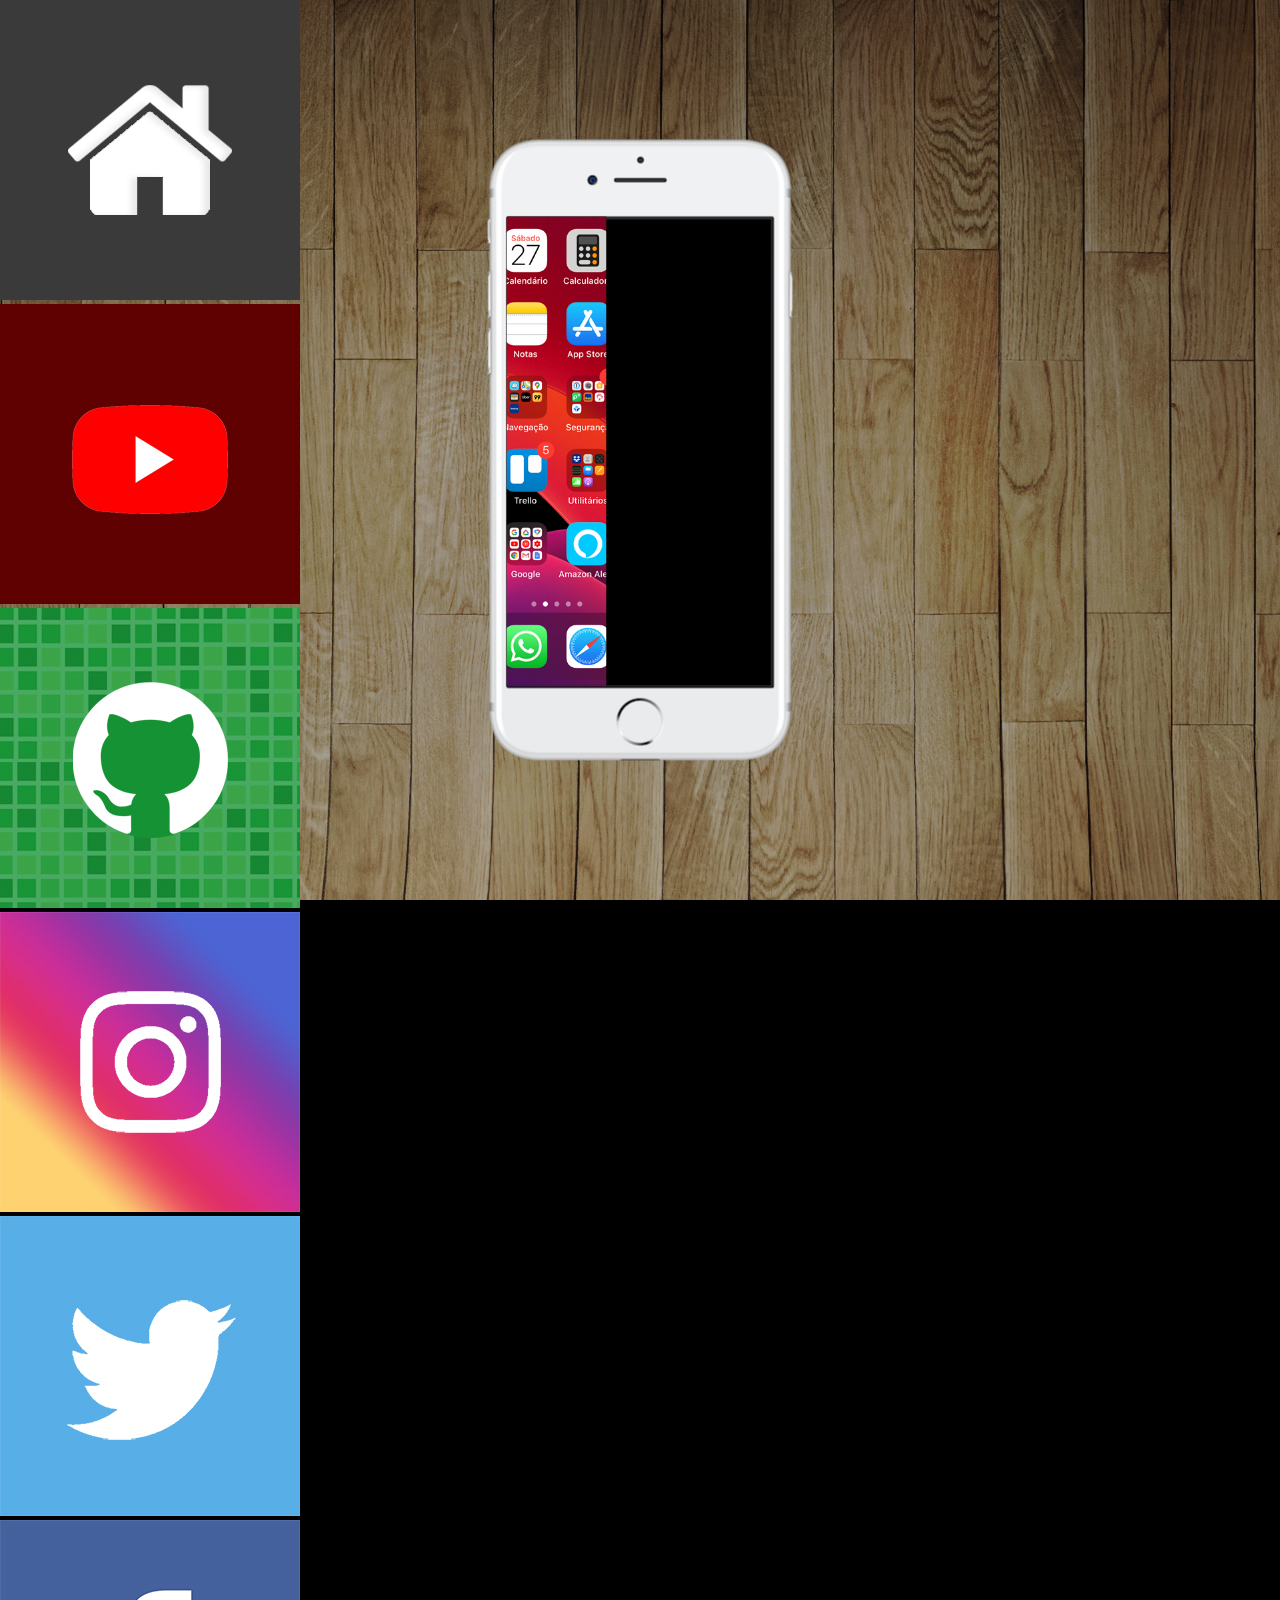
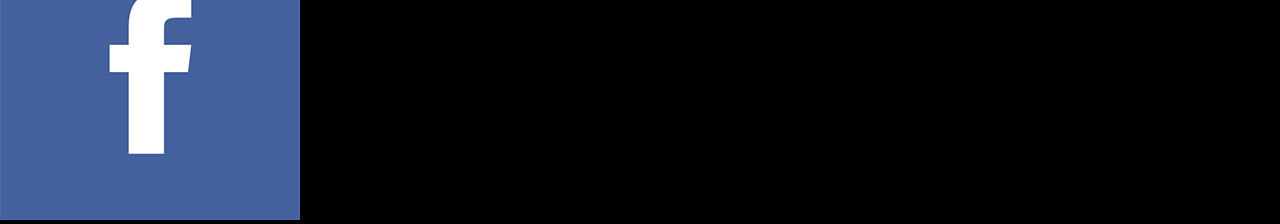
<file: index.html>
<!DOCTYPE html>
<html lang="pt-br">
<head>
    <meta charset="UTF-8">
    <meta name="viewport" content="width=device-width, initial-scale=1.0">
    <title>Projeto Redes Sociais</title>
   <link rel="shortcut icon" href="favicon.ico" type="image/x-icon">
   <link rel="stylesheet" href="estilos/style.css">
   <link rel="stylesheet" href="estilos/mobilefirst.css">
</head>
<body>
    <main>
        <section id="celular">
            <iframe src="home.html" name="tela" id="tela" frameborder="0">
                Seu navegador não é compatível com isso.
            </iframe>
        </section>
        <section id="redes-sociais">
            <a href="#" target="tela"><img src="logo-home.jpg" alt="logo Home"></a><br>
            <a href="youtube.html" target="tela"><img src="logo-youtube.jpg" alt="logo-youtube"></a><br>
            <a href="github.html" target="tela"><img src="logo-github.jpg" alt=""></a><br>
            <a href="instagram.html" target="tela"><img src="logo-instagram.jpg" alt="logo-instagram"></a><br>
            <a href="twitter.html" target="tela"><img src="logo-twitter.jpg" alt="logo-twitter"></a><br>
            <a href="facebook.html" target="tela"><img src="logo-facebook.jpg" alt="logo-facebook"></a>

        </section>
  </main>  
</body>
</html>
</file>
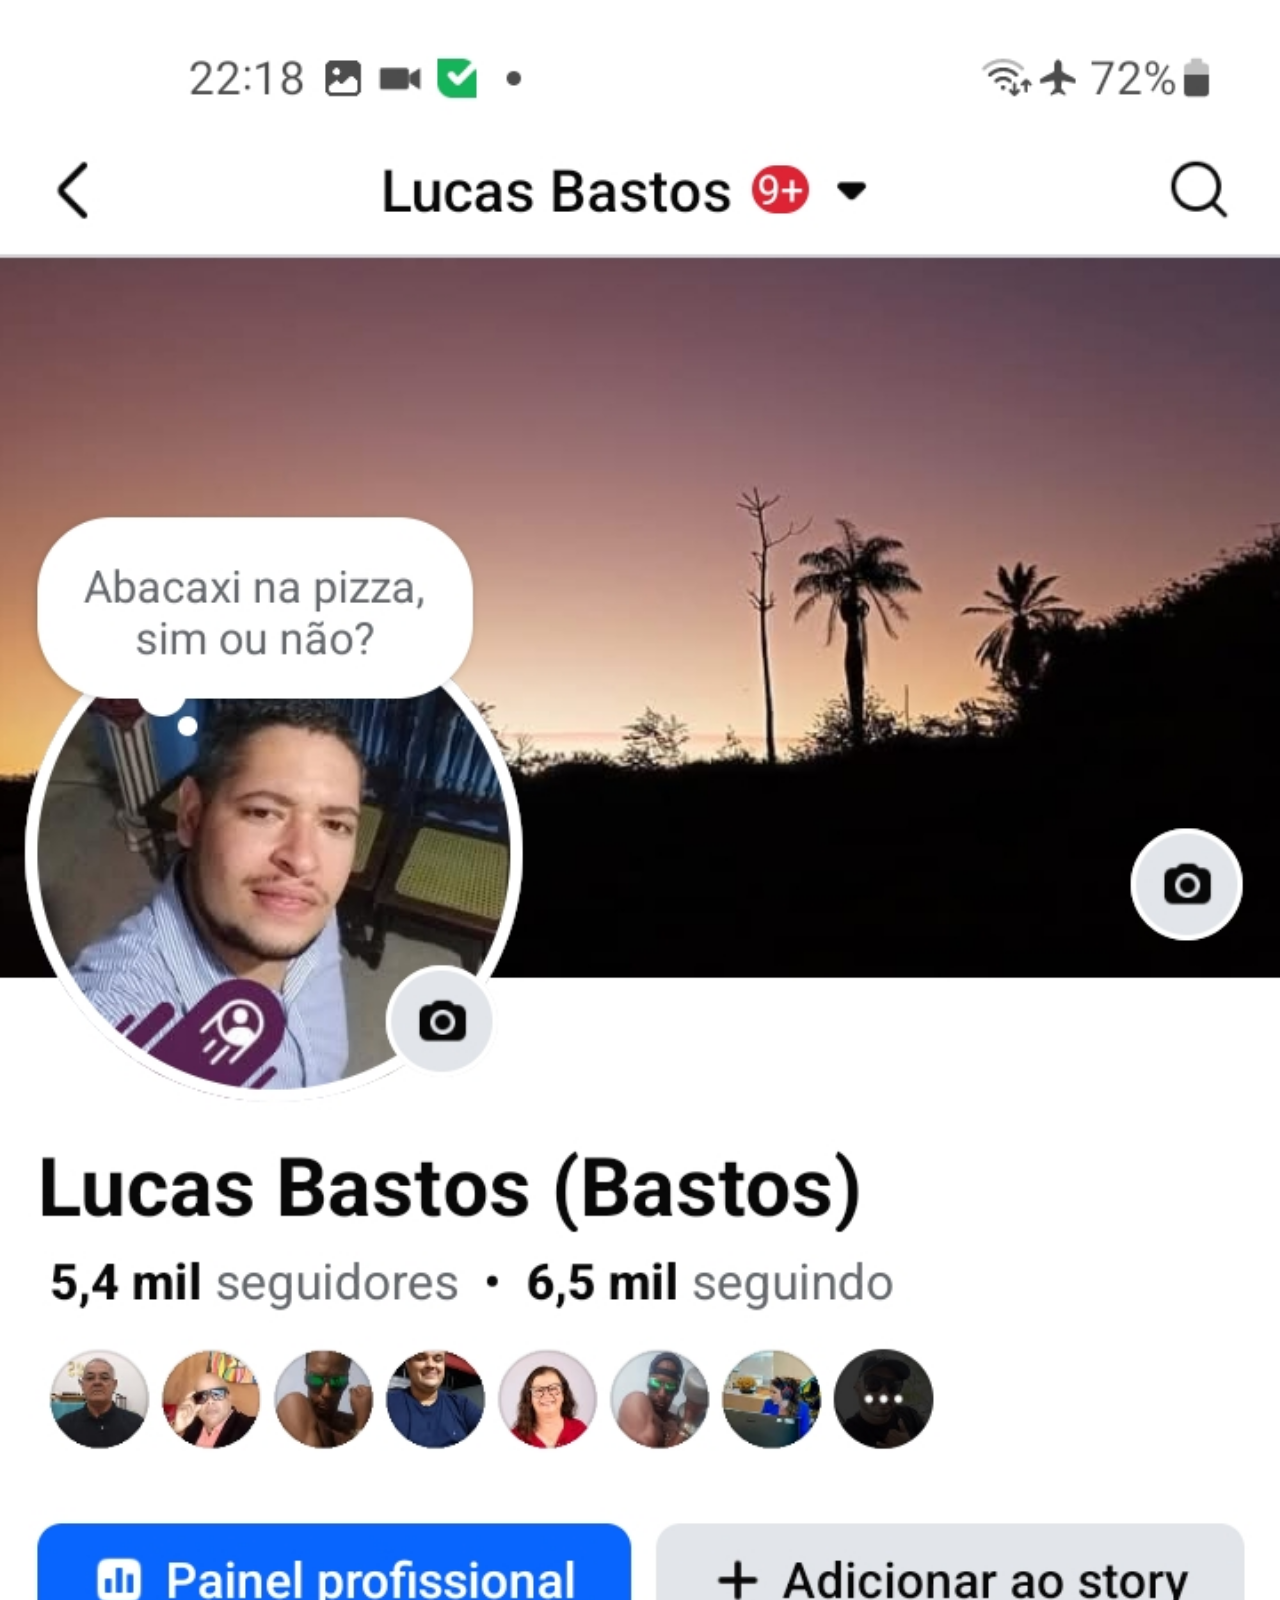
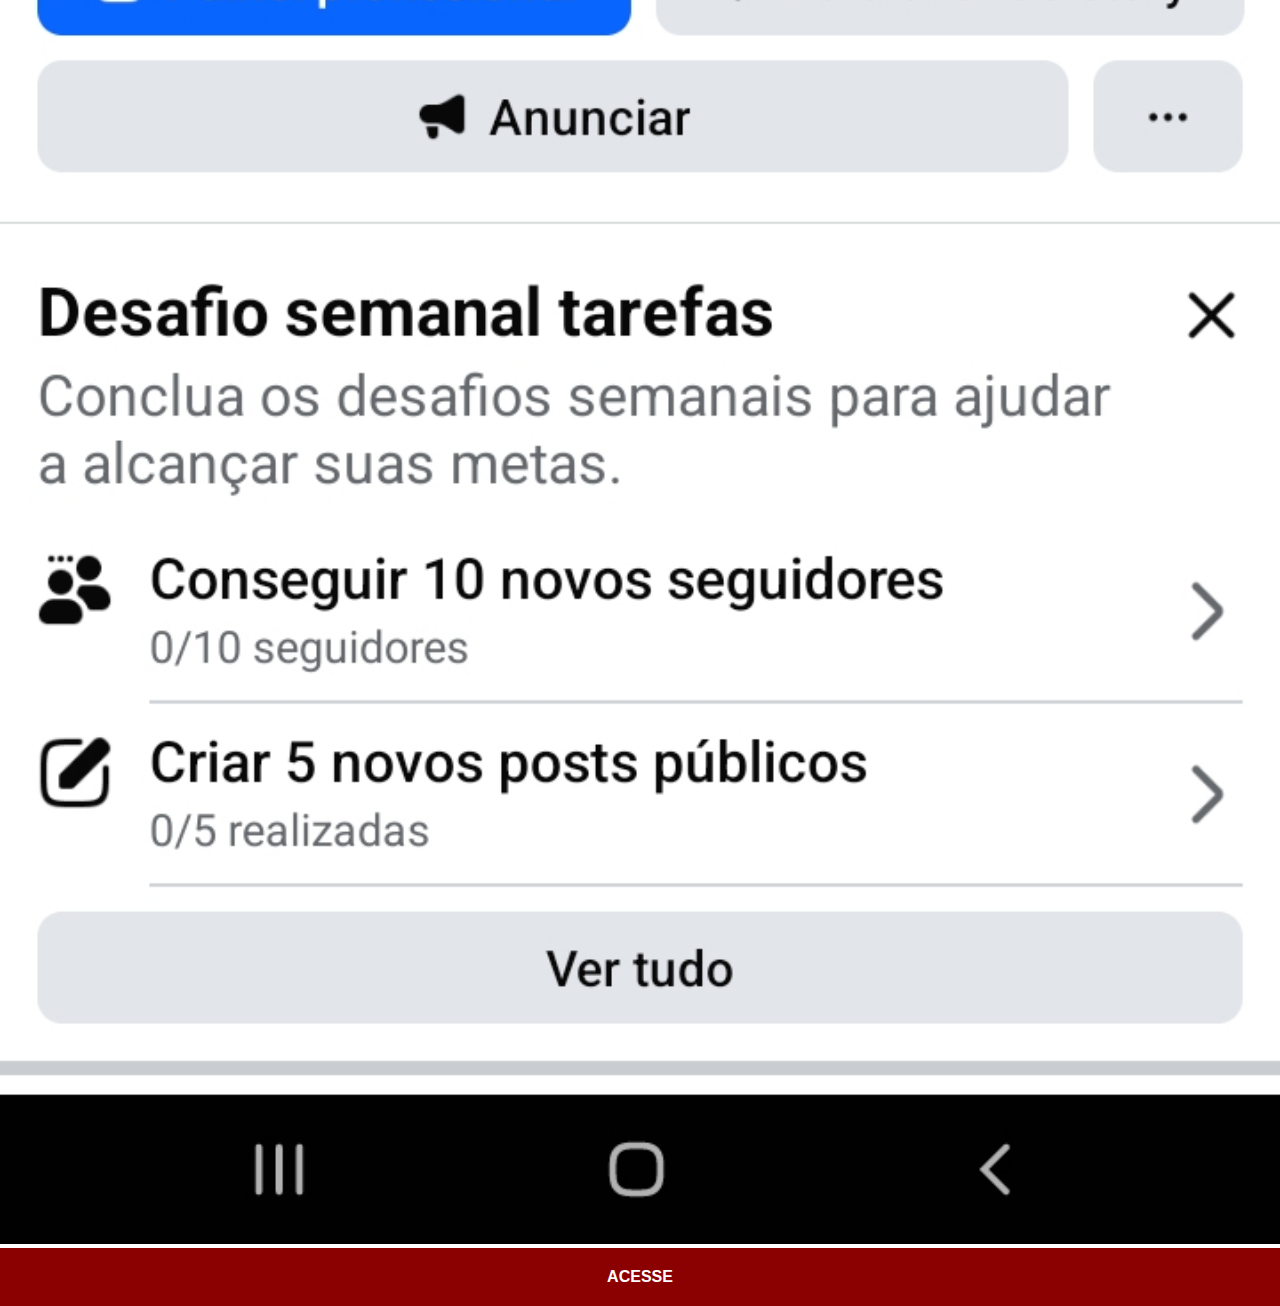
<file: facebook.html>
<!DOCTYPE html>
<html lang="pt-br">
<head>
    <meta charset="UTF-8">
    <meta name="viewport" content="width=device-width, initial-scale=1.0">
    <title>Facebook</title>
    <link rel="stylesheet" href="estilos/social.css">

</head>
<body>
    <img src="tela-lucas-facebook.jpg" alt="facebook">
    <a href="https://www.facebook.com/lucas.bastos.56829" target="_blank">ACESSE</a>
</body>
</html>
</file>
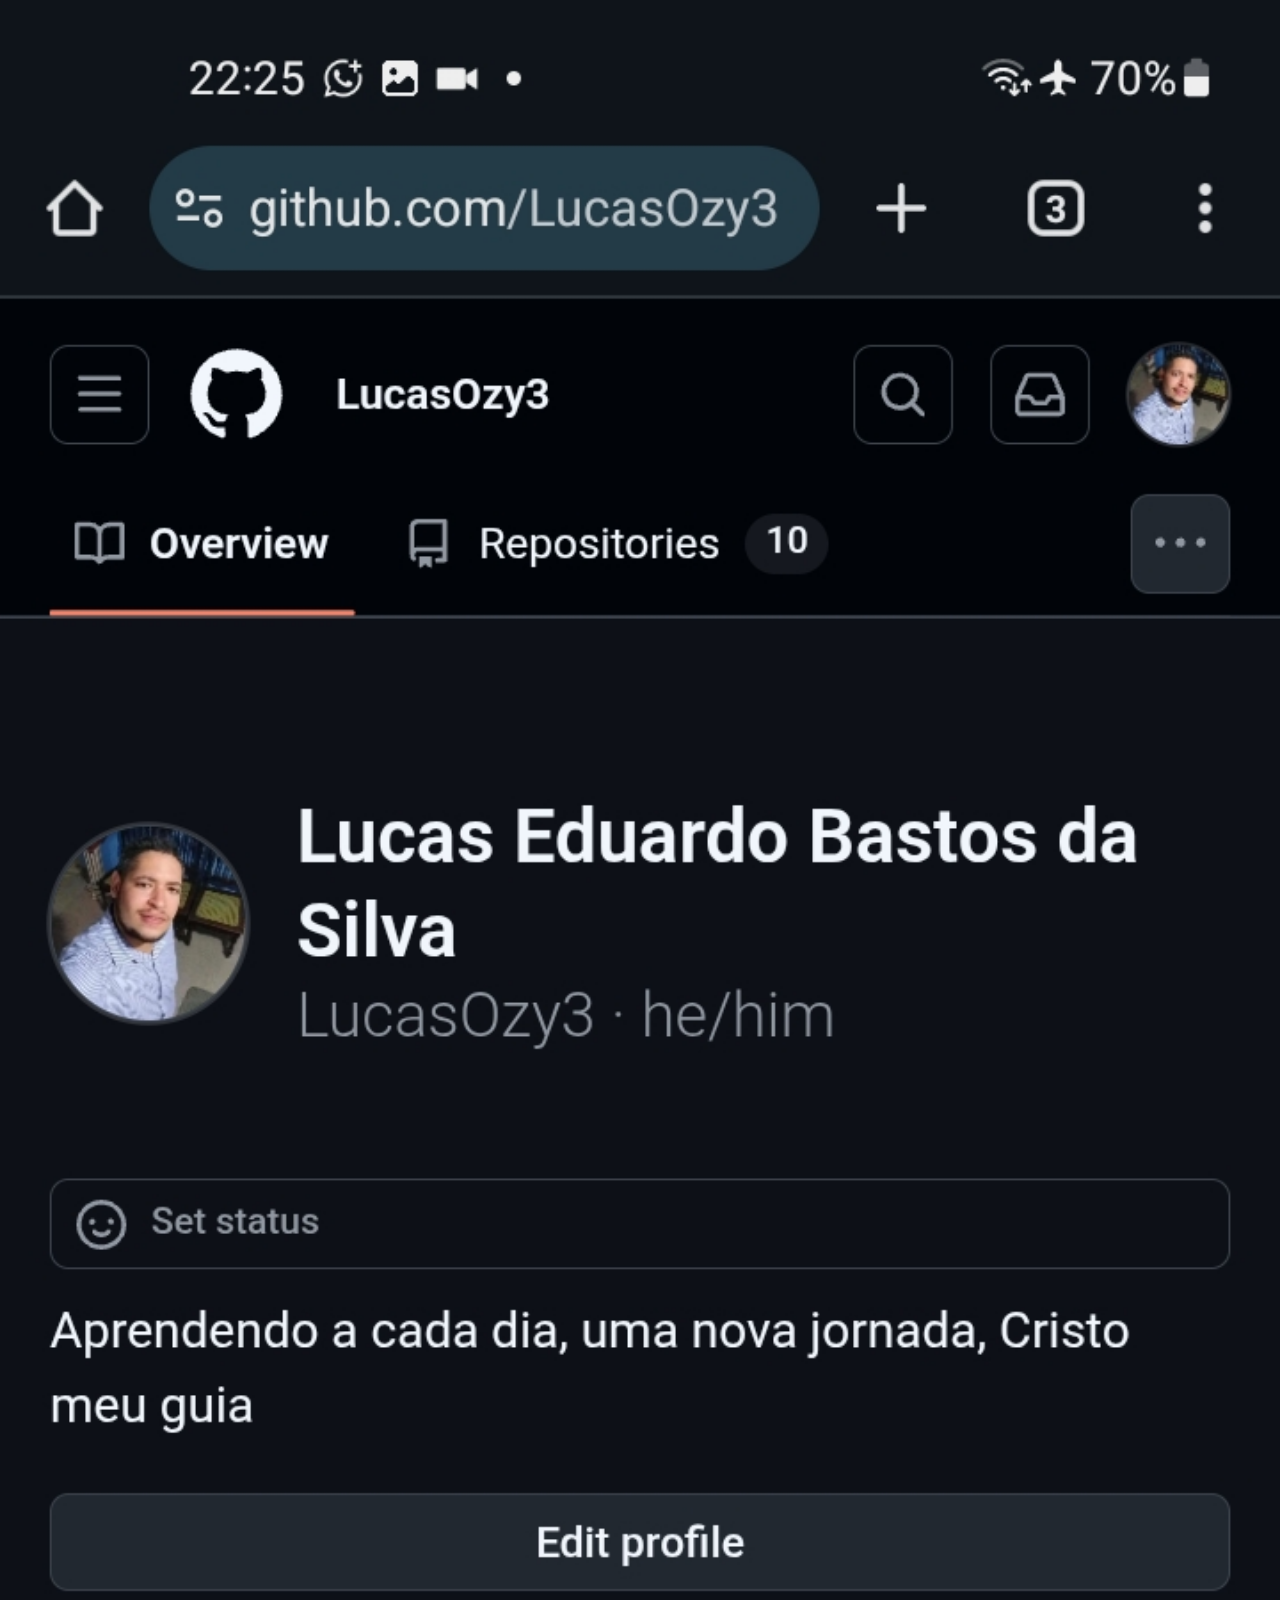
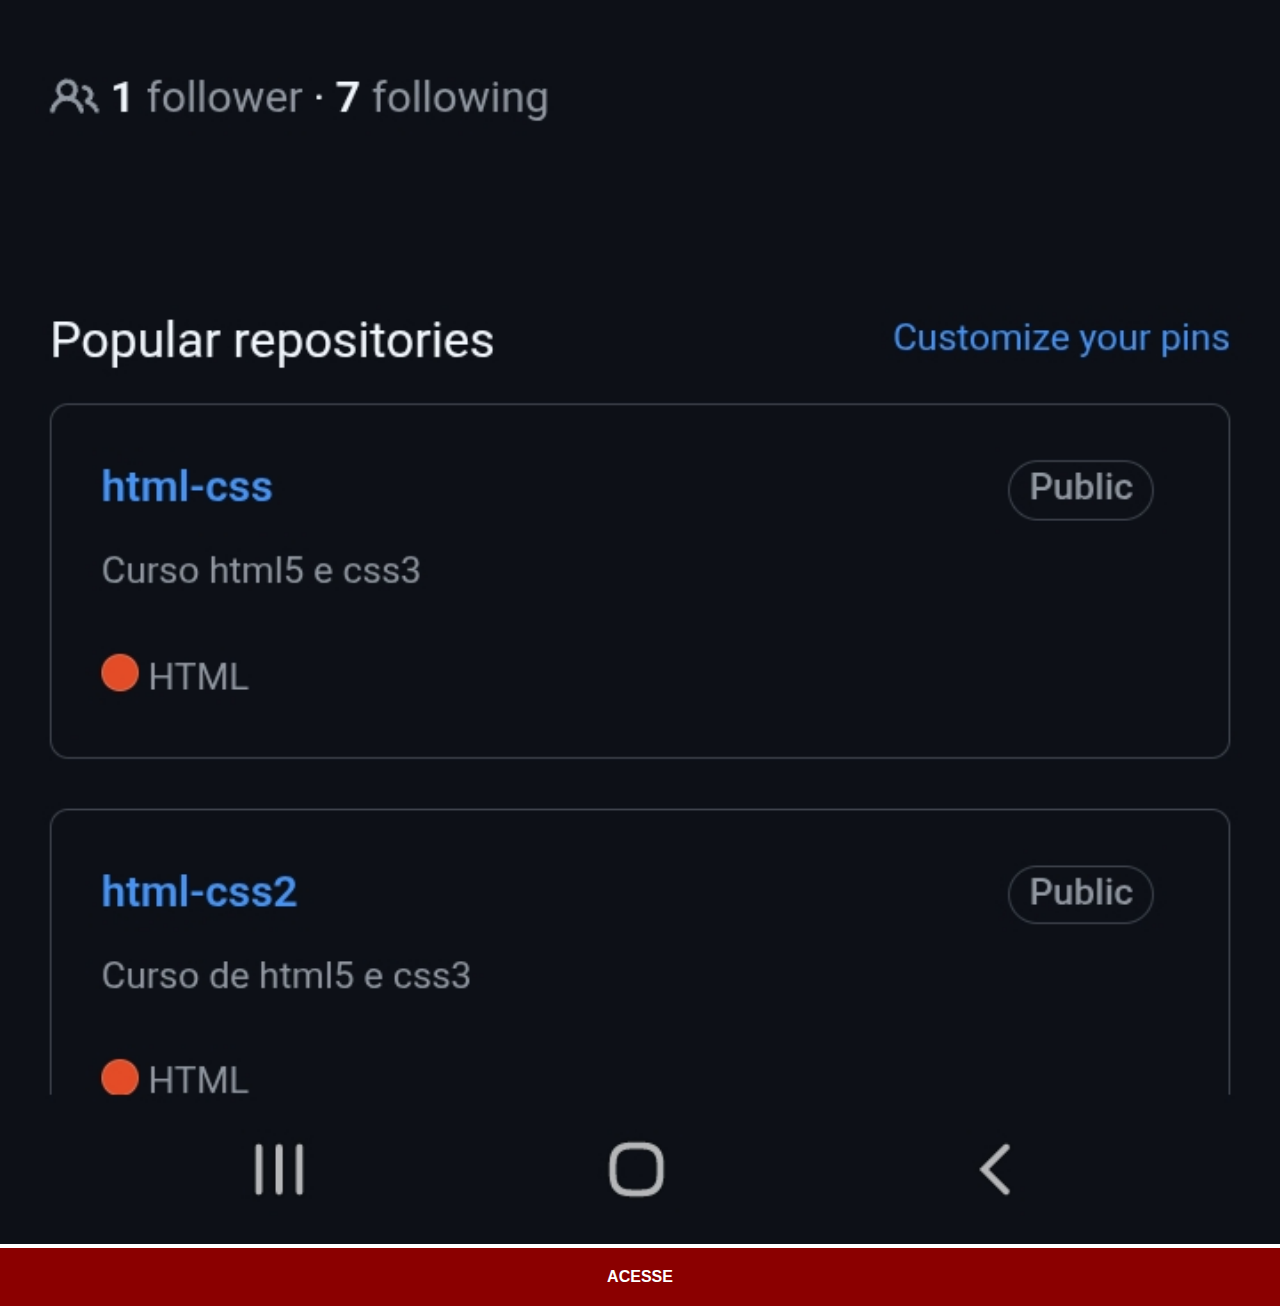
<file: github.html>
<!DOCTYPE html>
<html lang="pt-br">
<head>
    <meta charset="UTF-8">
    <meta name="viewport" content="width=device-width, initial-scale=1.0">
    <title>Github</title>
    <link rel="stylesheet" href="estilos/social.css">

</head>
<body>
    <img src="tela-lucas-github.jpg" alt="github">
    <a href="https://github.com/LucasOzy3" target="_blank">ACESSE</a>
</body>
</html>
</file>
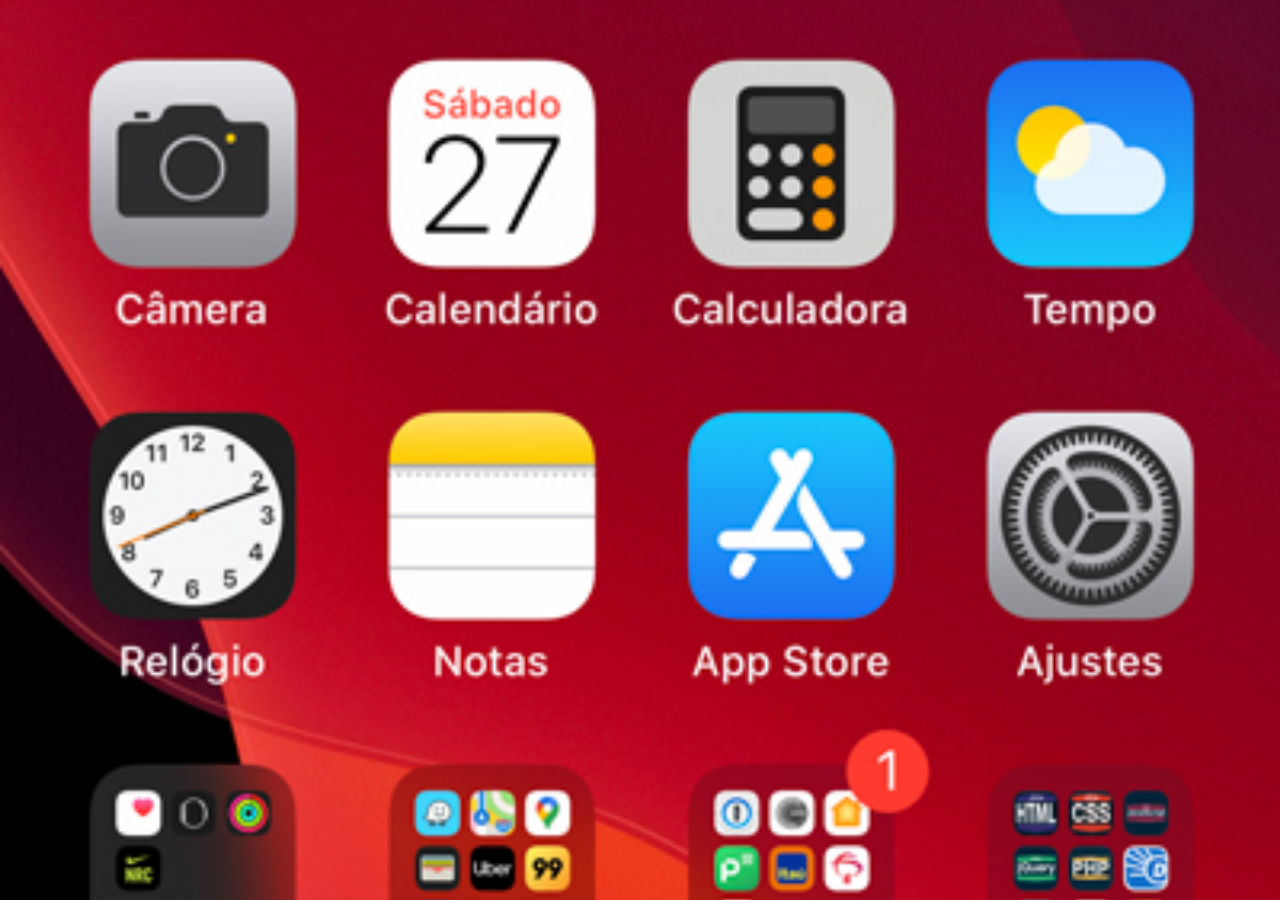
<file: home.html>
<!DOCTYPE html>
<html lang="pt-br">
<head>
    <meta charset="UTF-8">
    <meta name="viewport" content="width=device-width, initial-scale=1.0">
    <title>Home</title>
</head>
<style>
    * {
        margin: 0px;
        padding: 0px;
       
    }

    body {
        width: 100vw;
        height: 100vh;
        background:black url(tela-home.jpg) no-repeat top center;
        background-size: cover;
    }
</style>
<body>
    
</body>
</html>
</file>
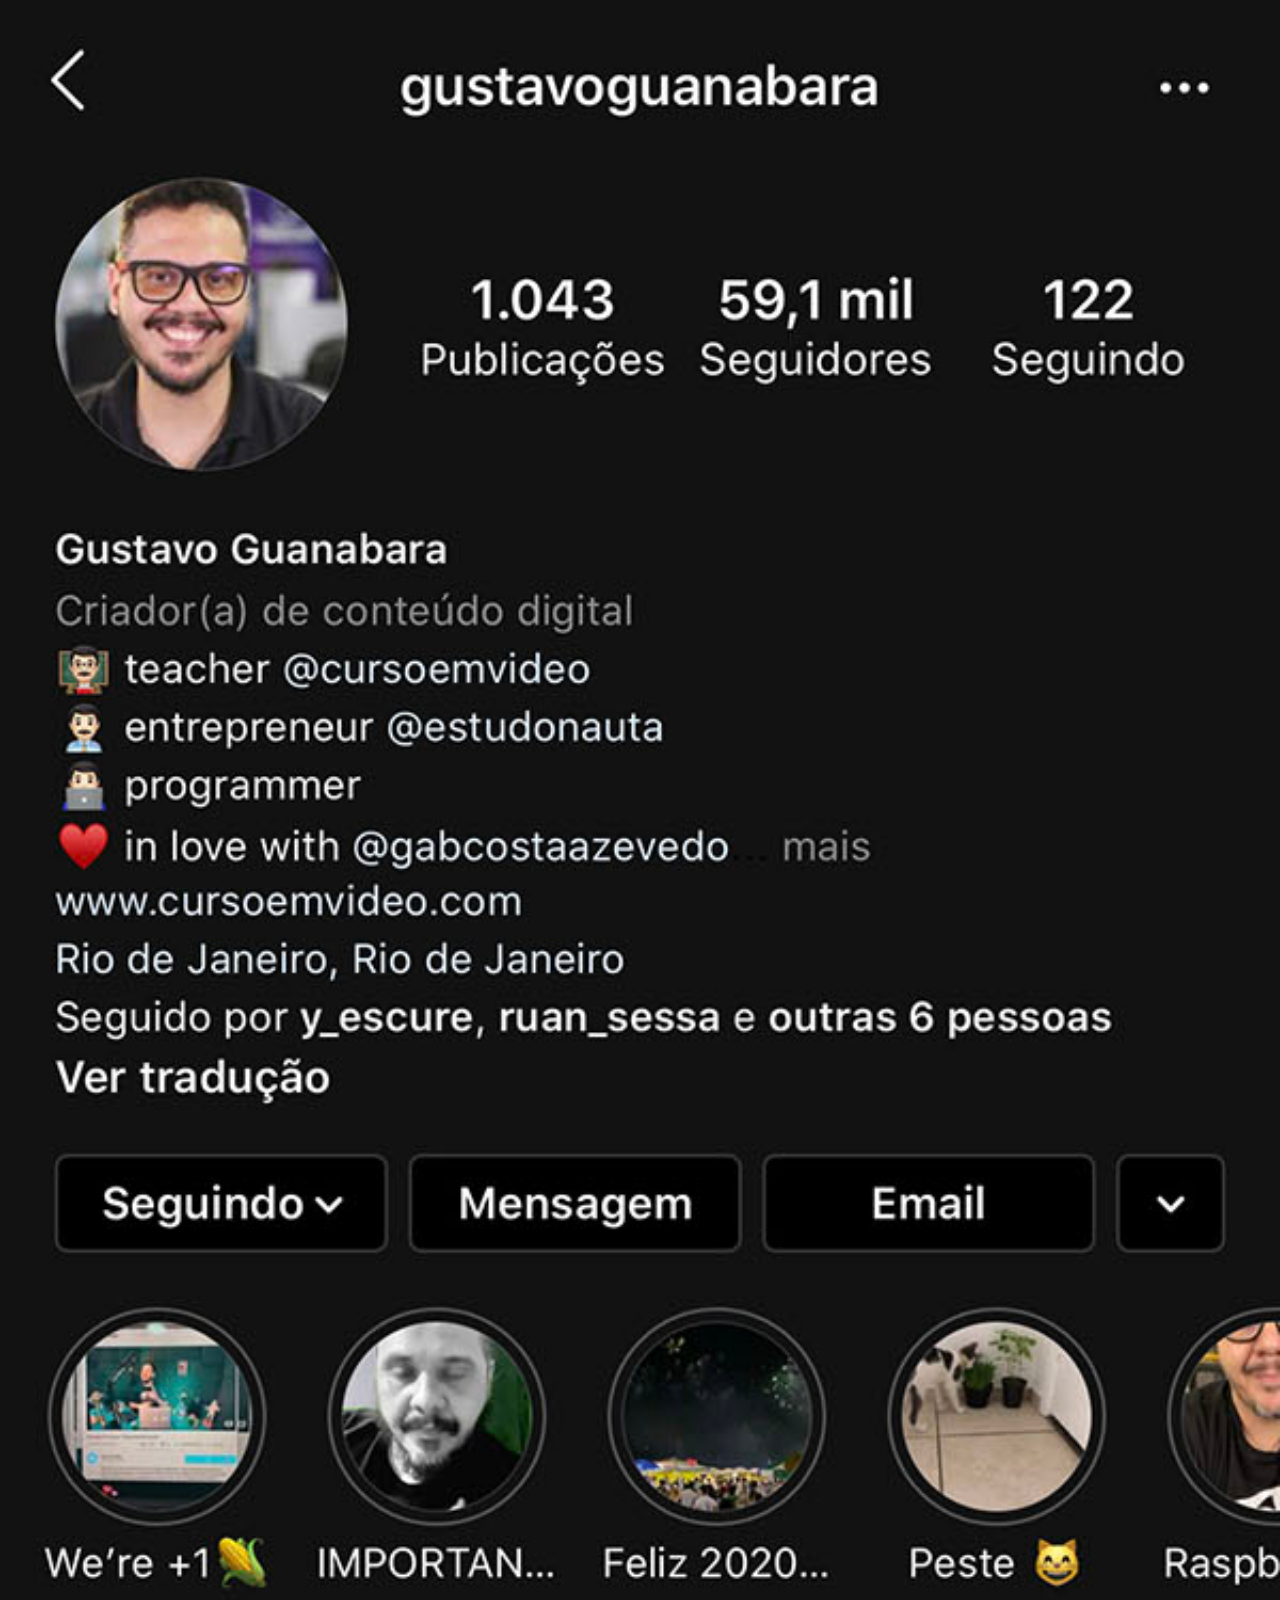
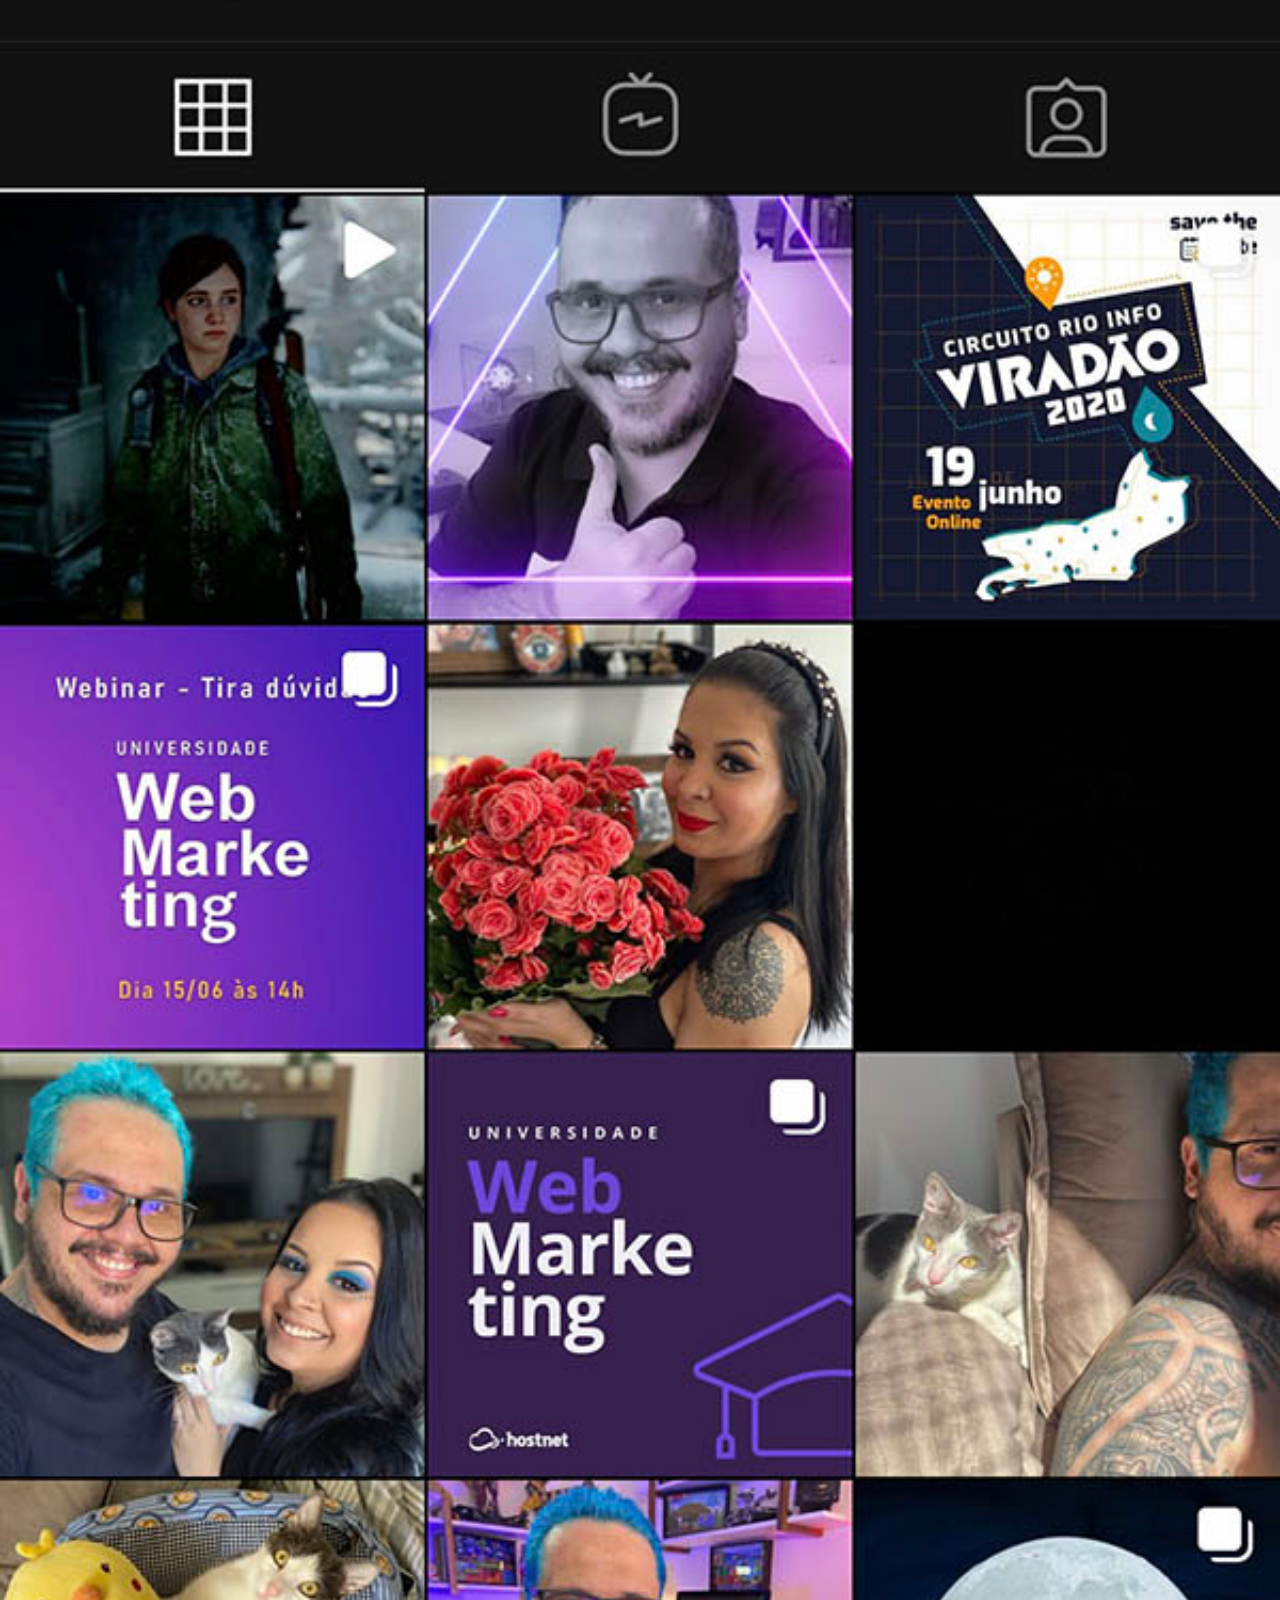
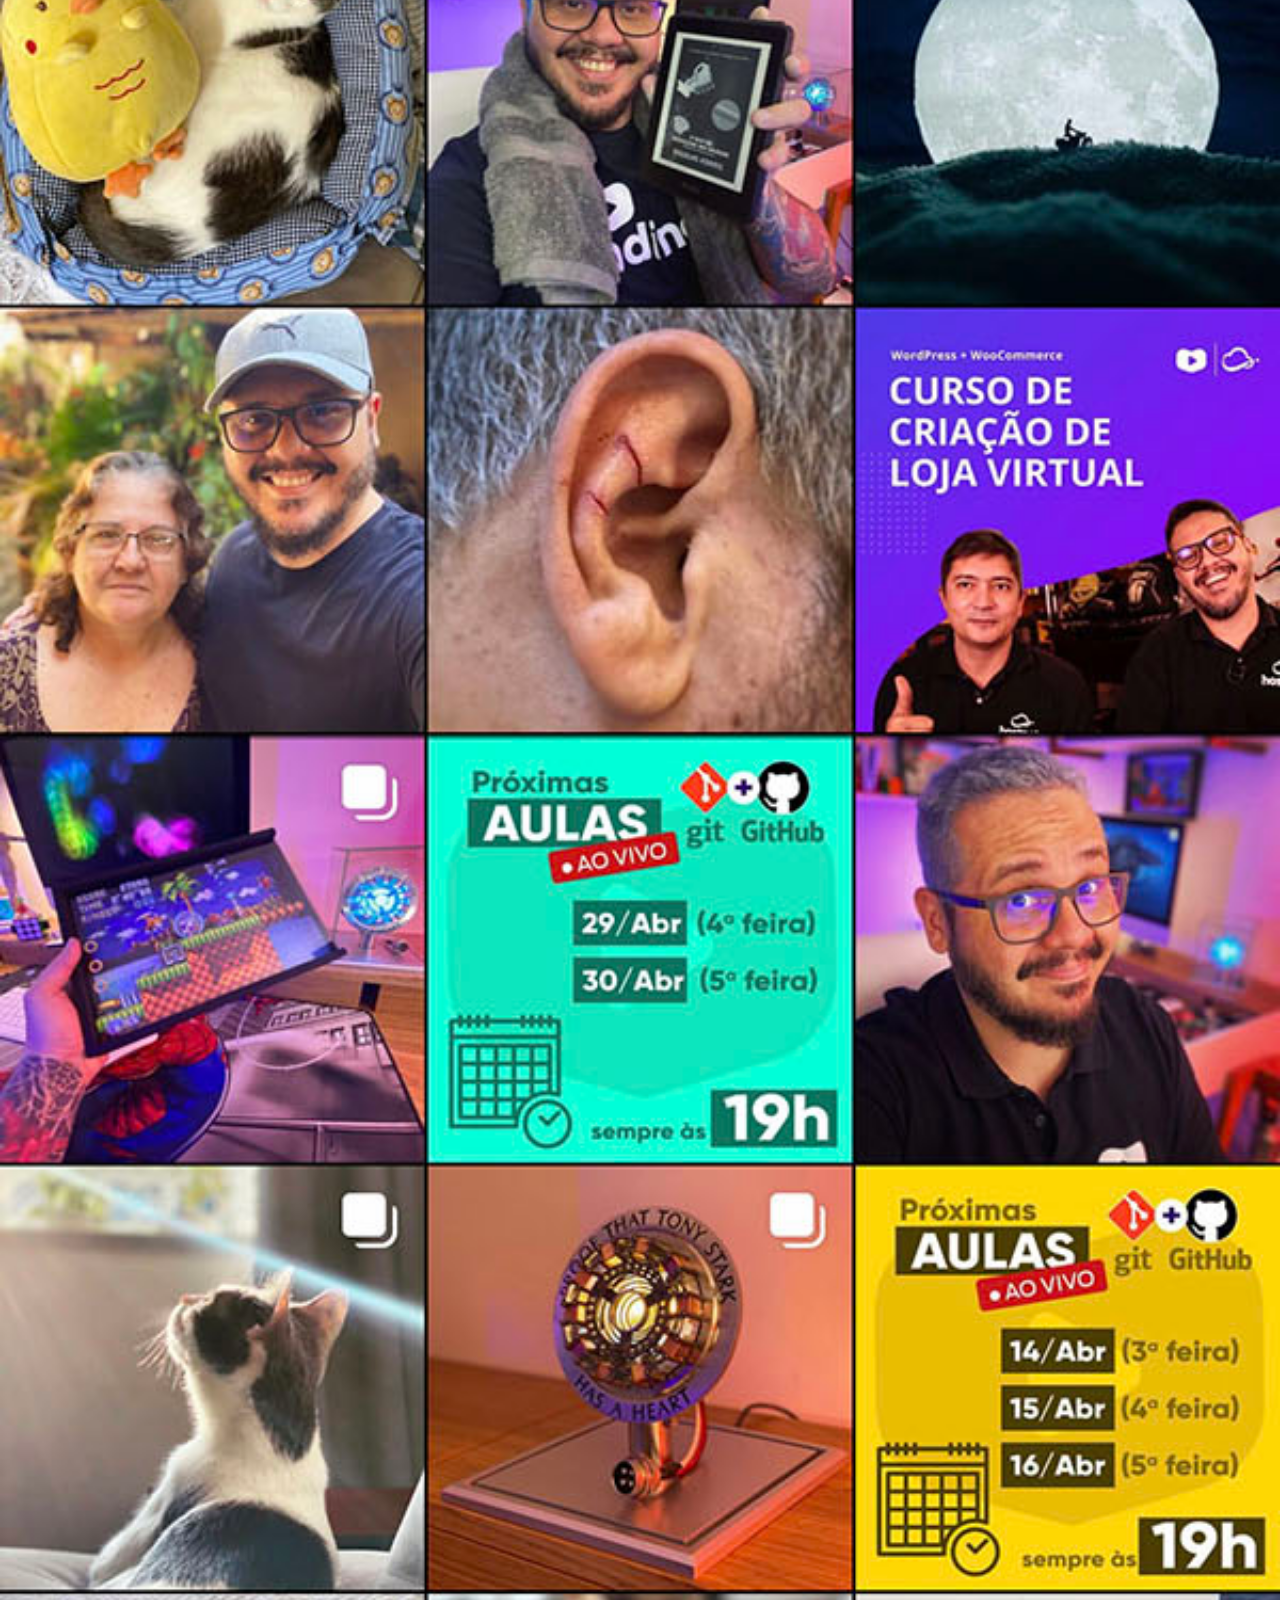
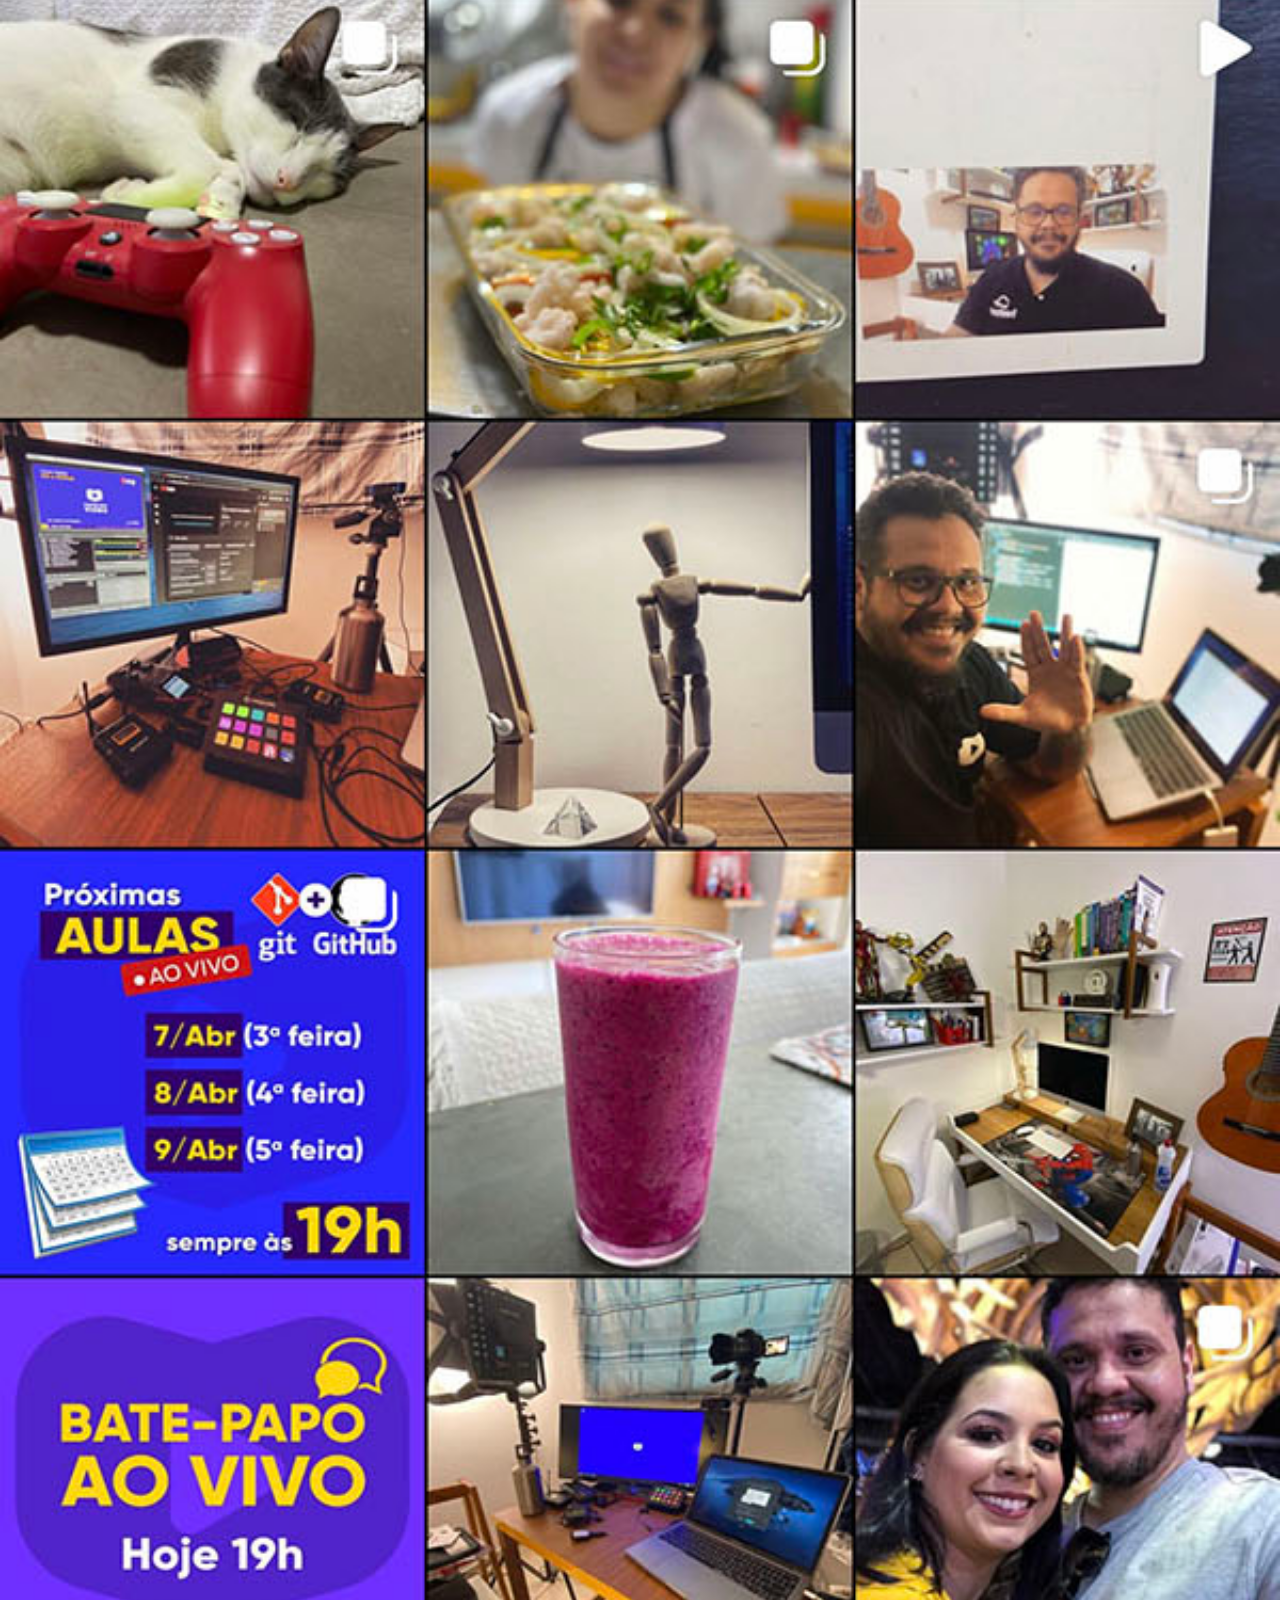
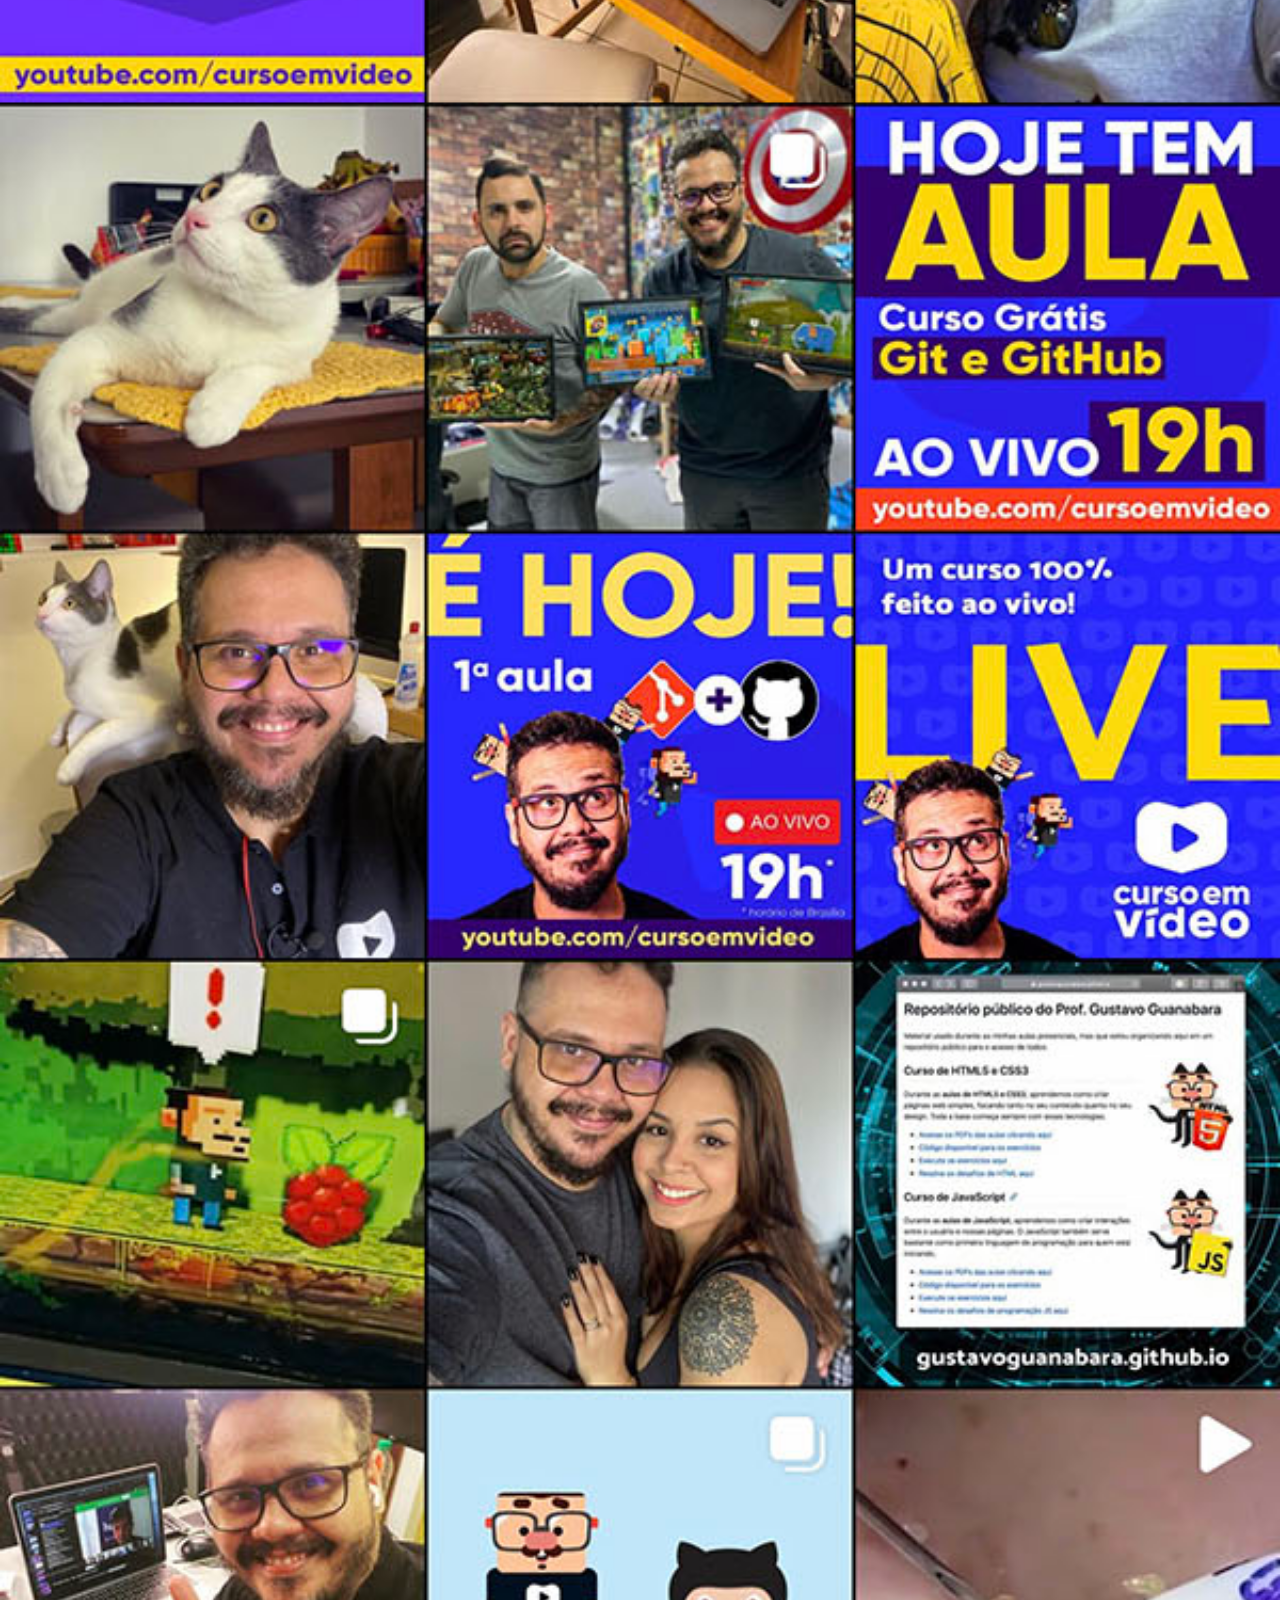
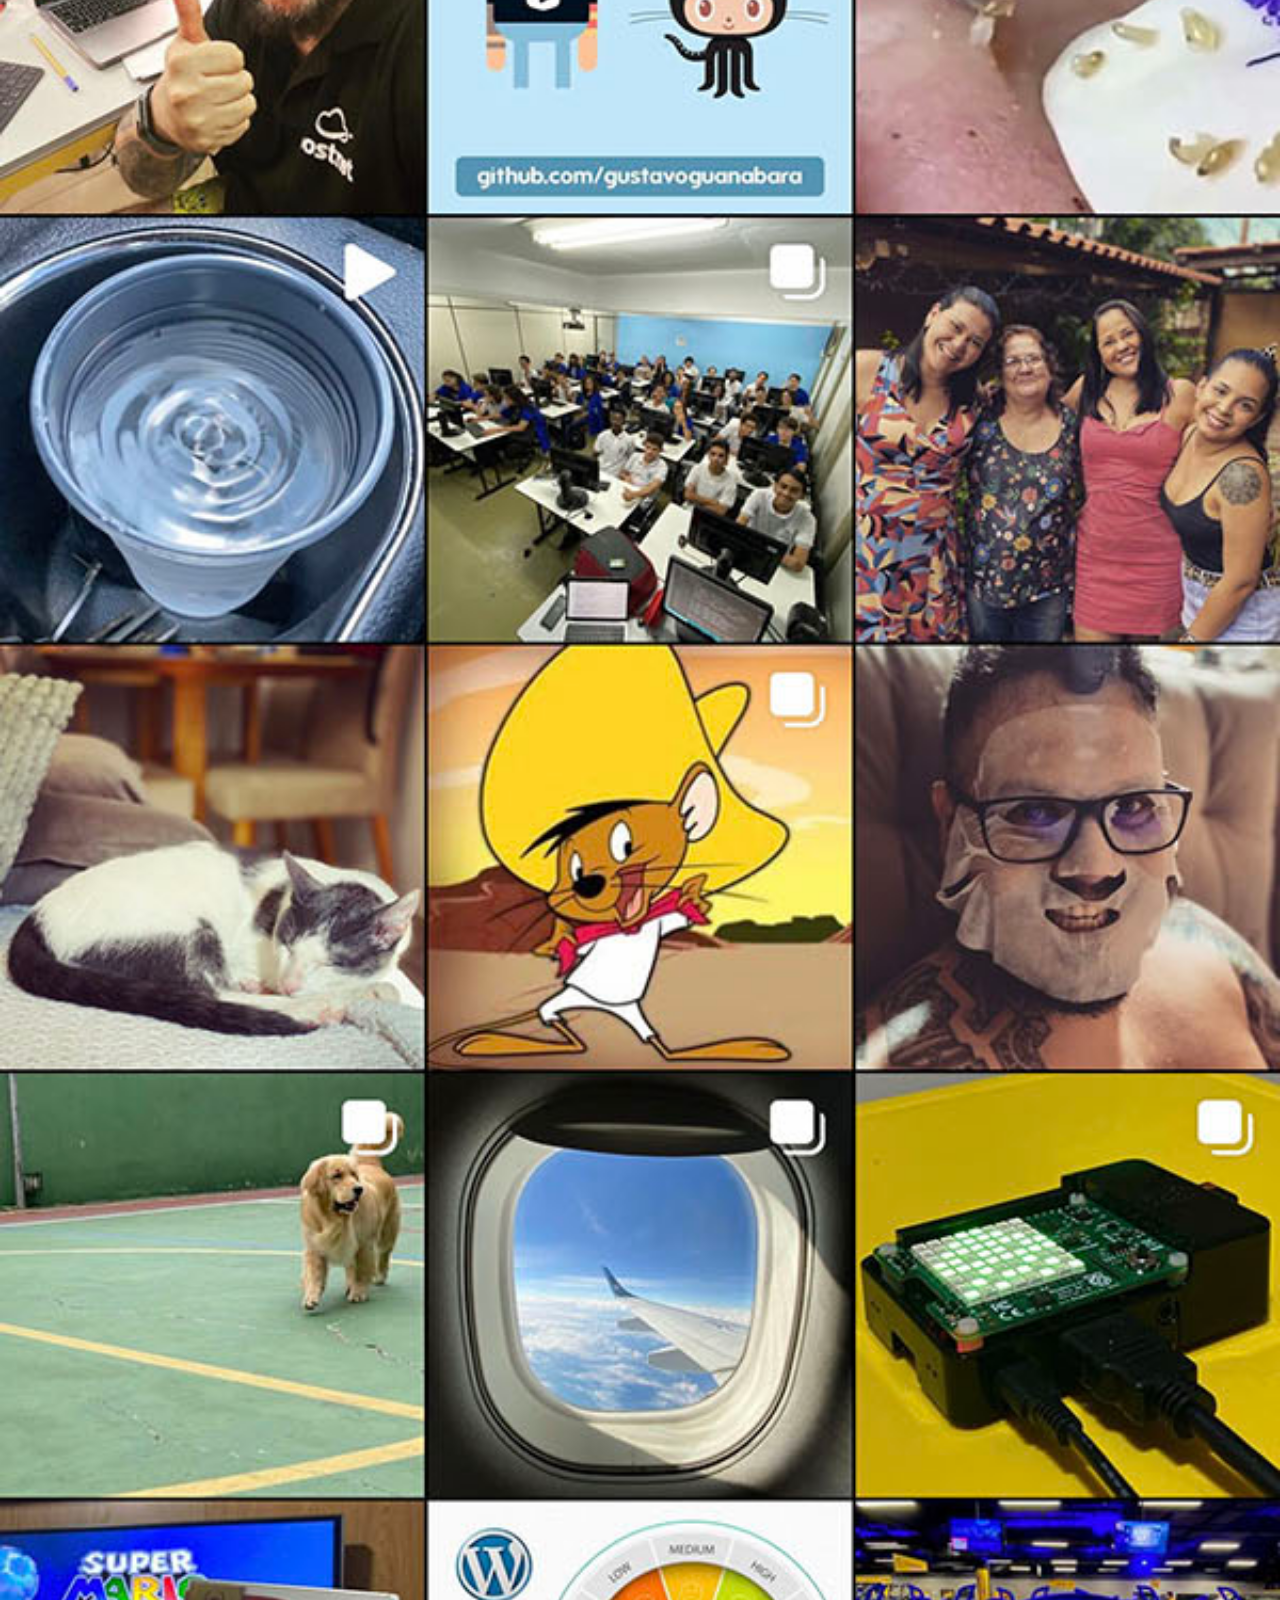
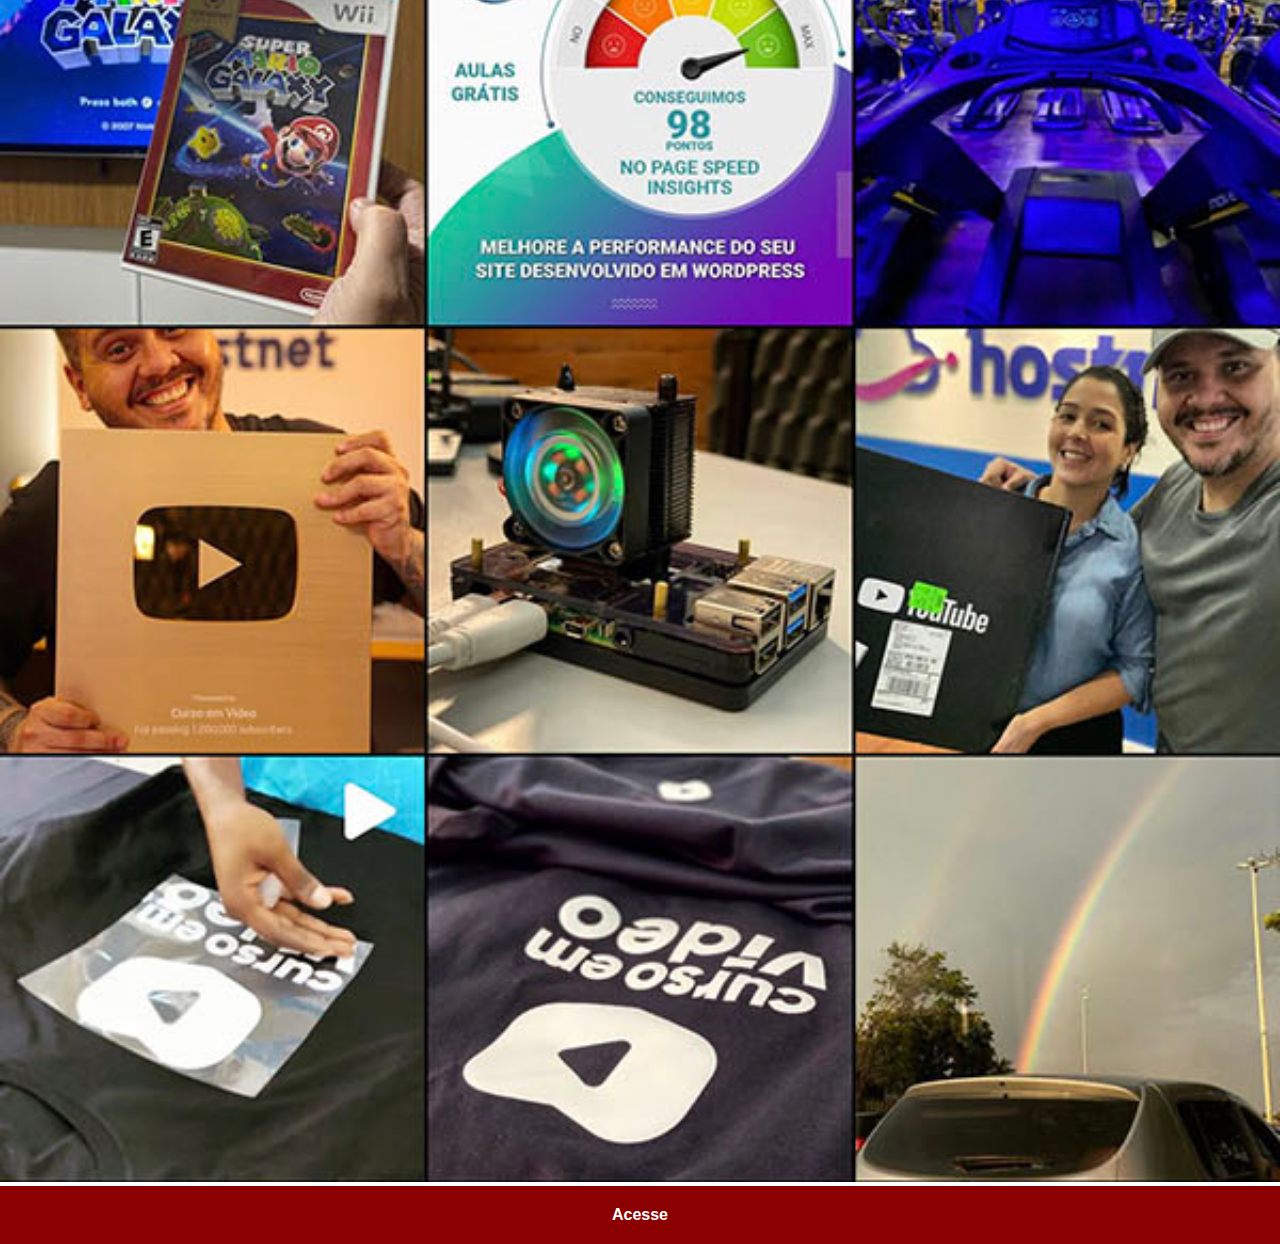
<file: instagram.html>
<!DOCTYPE html>
<html lang="pt-br">
<head>
    <meta charset="UTF-8">
    <meta name="viewport" content="width=device-width, initial-scale=1.0">
    <title>Facebook</title>
    <link rel="stylesheet" href="estilos/social.css">

</head>
<body>
    <img src="tela-instagram.jpg" alt="github">
    <a href="https://www.instagram.com/320bastos/#" target="_blank">Acesse</a>
</body>
</html>
</file>
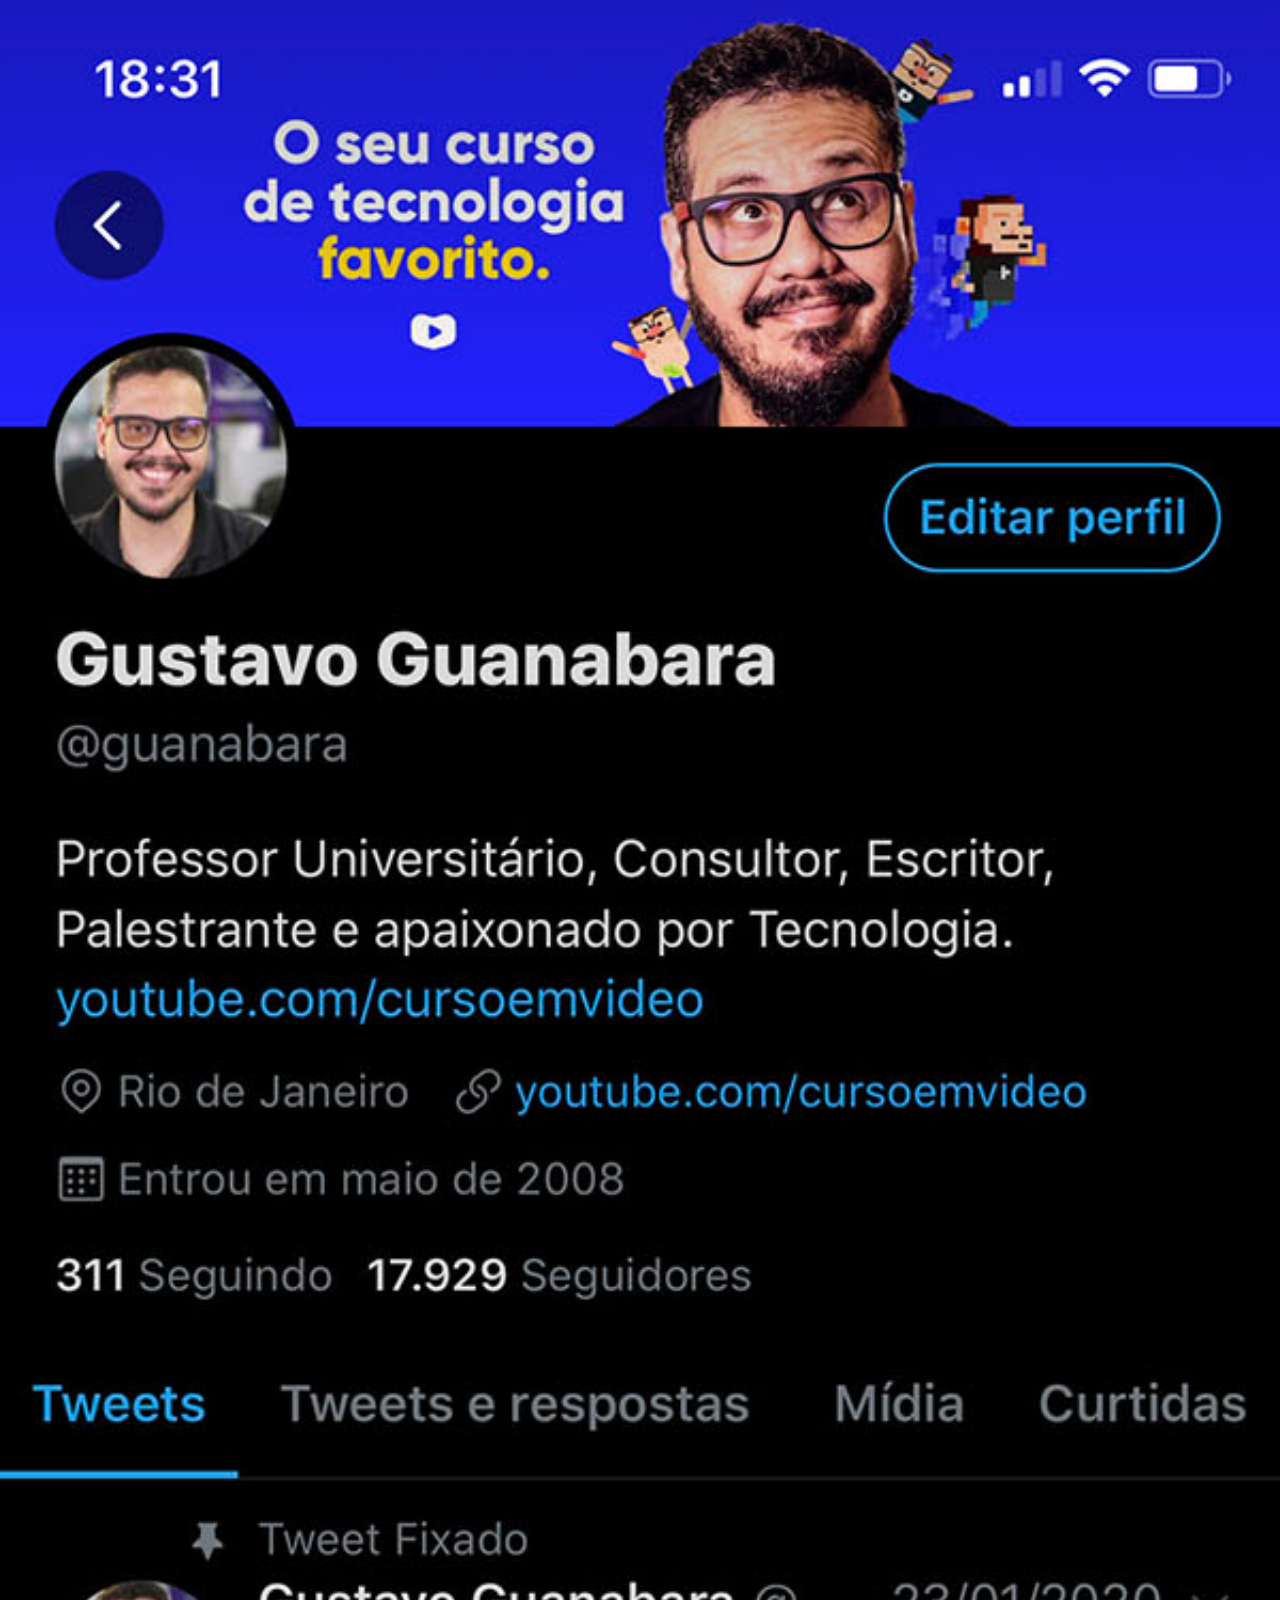
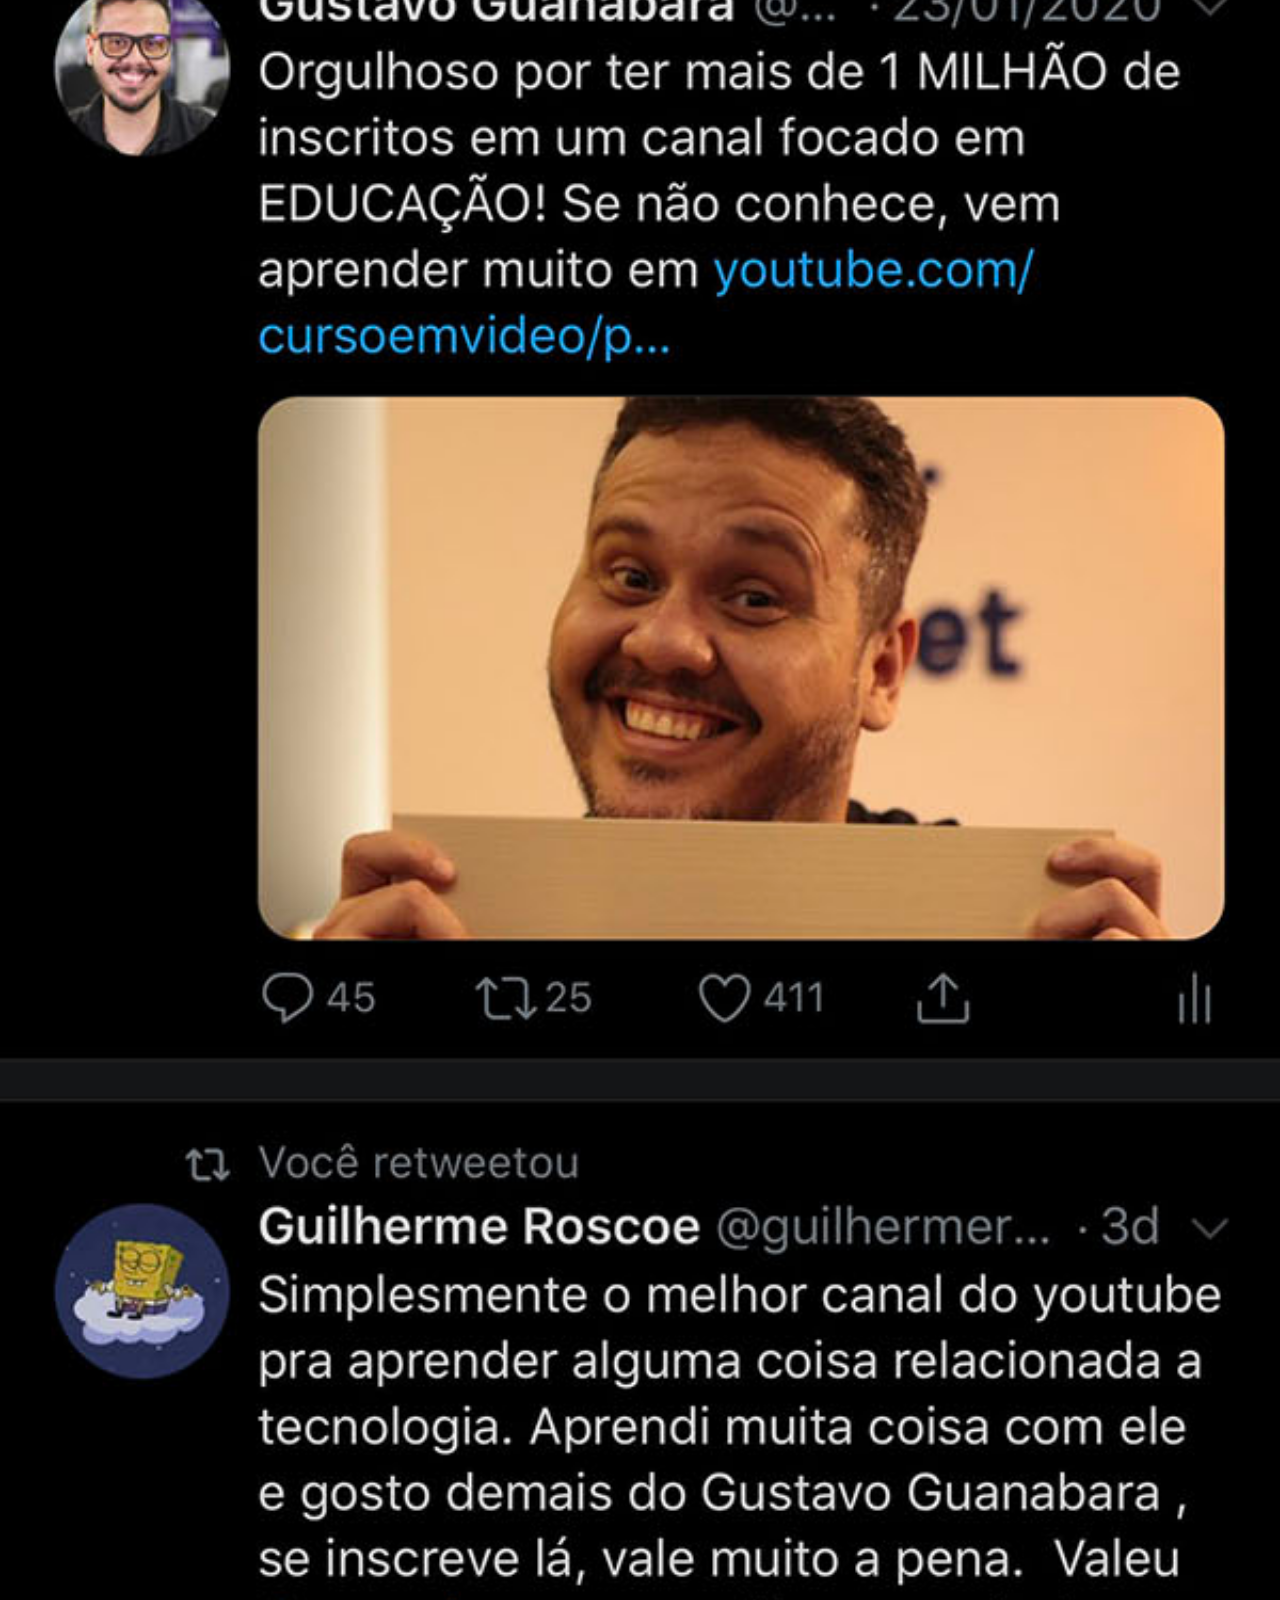
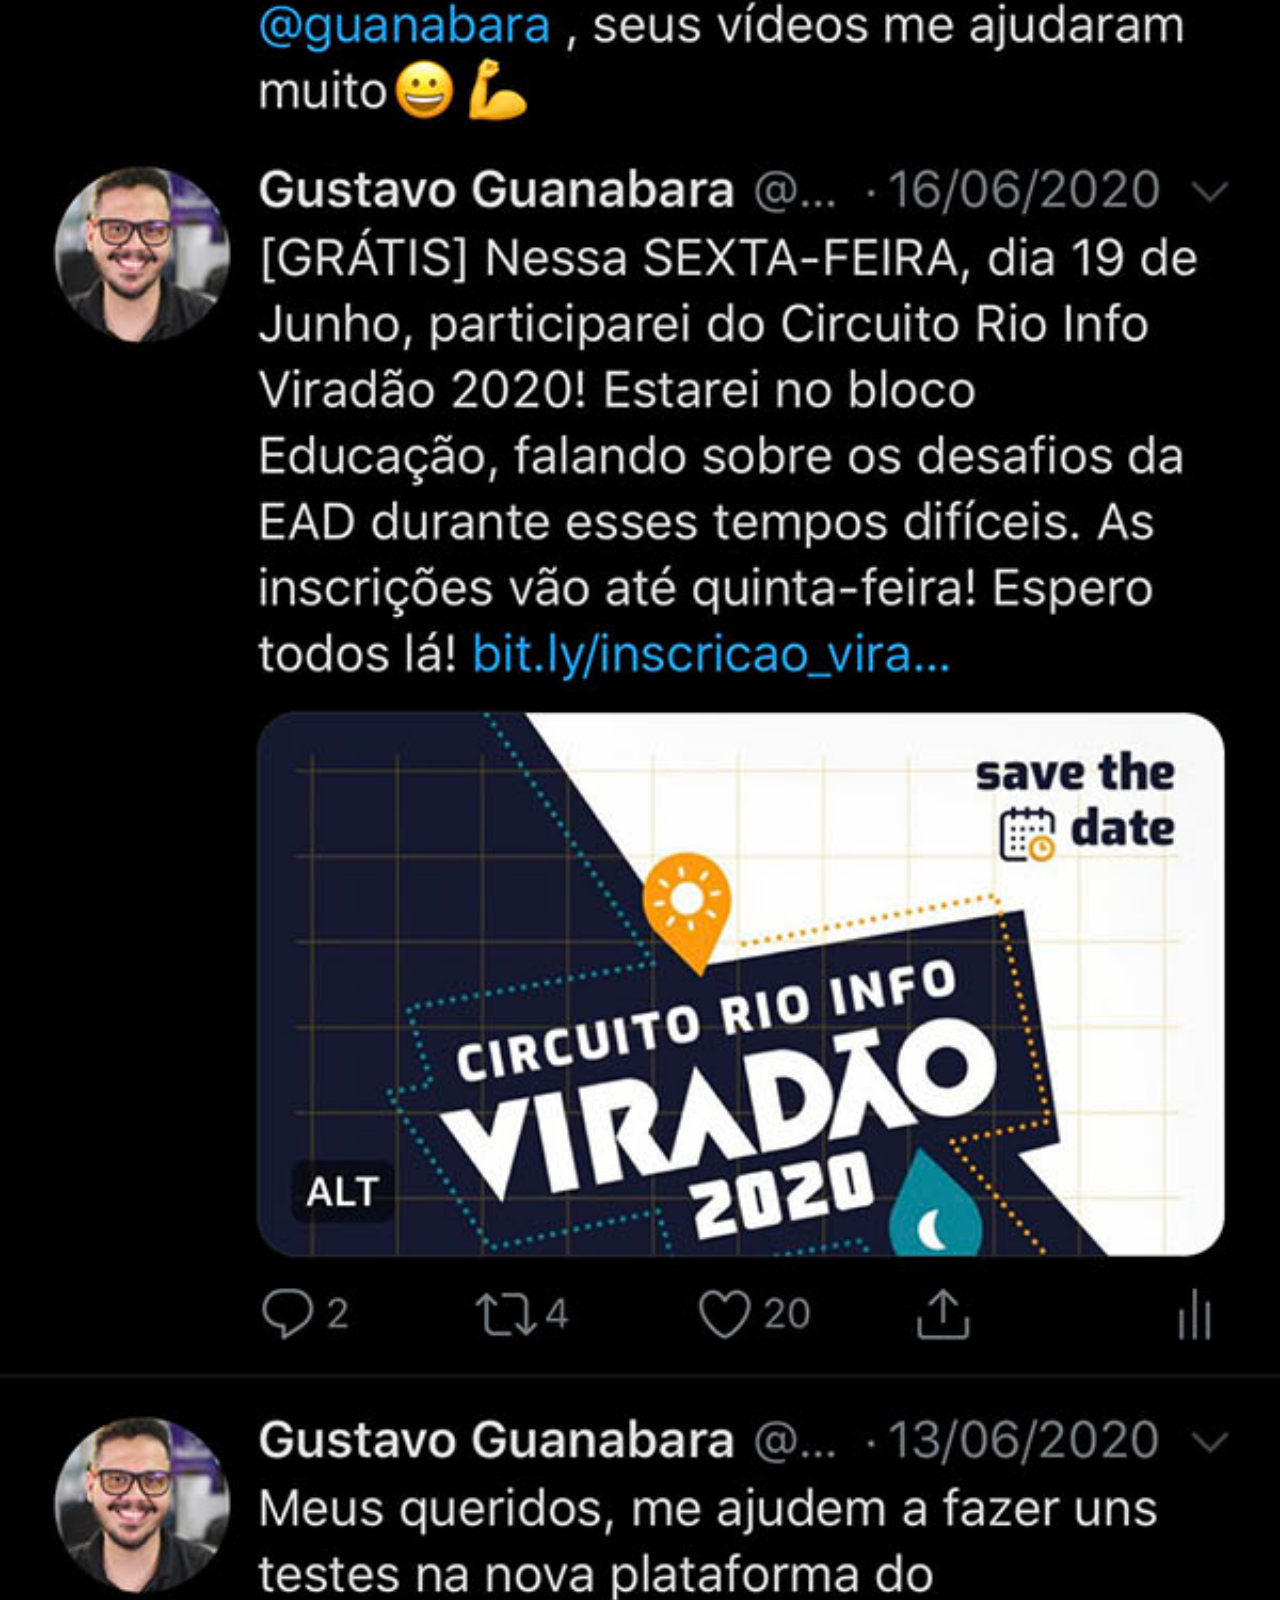
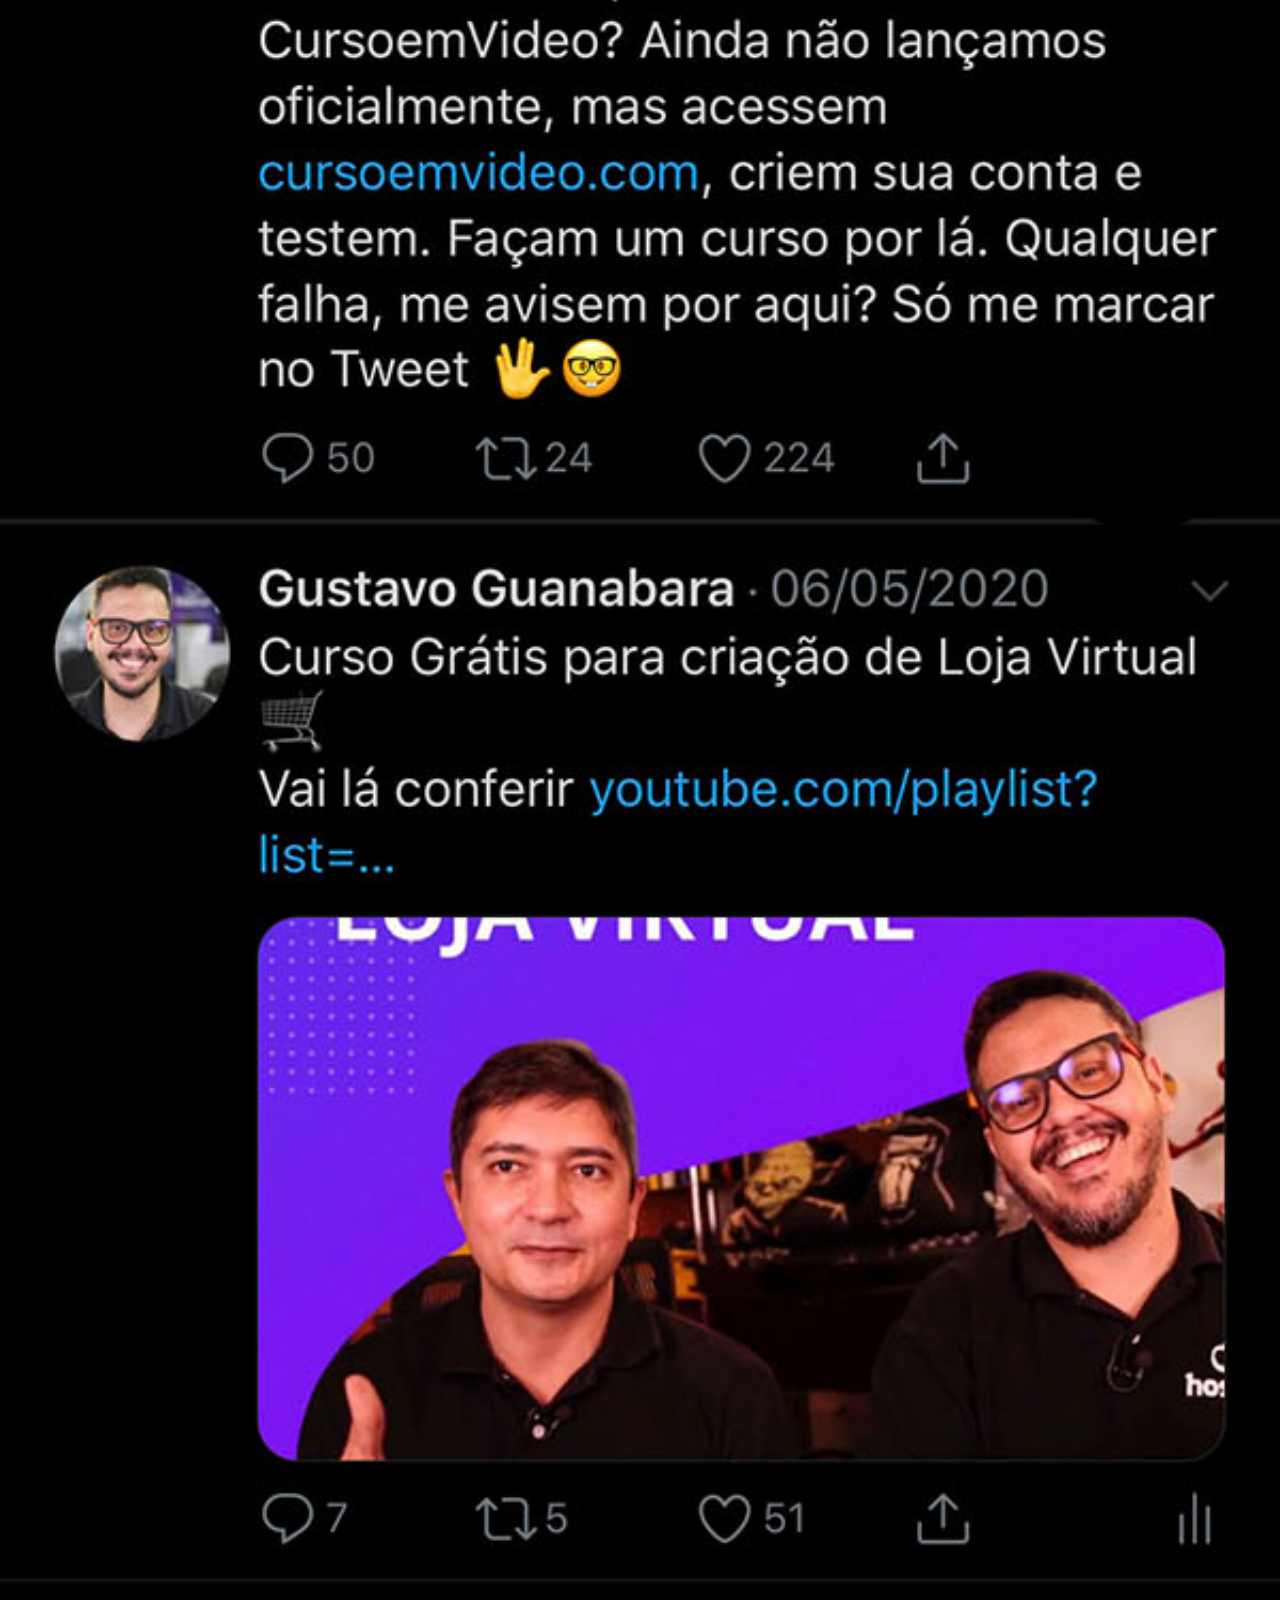
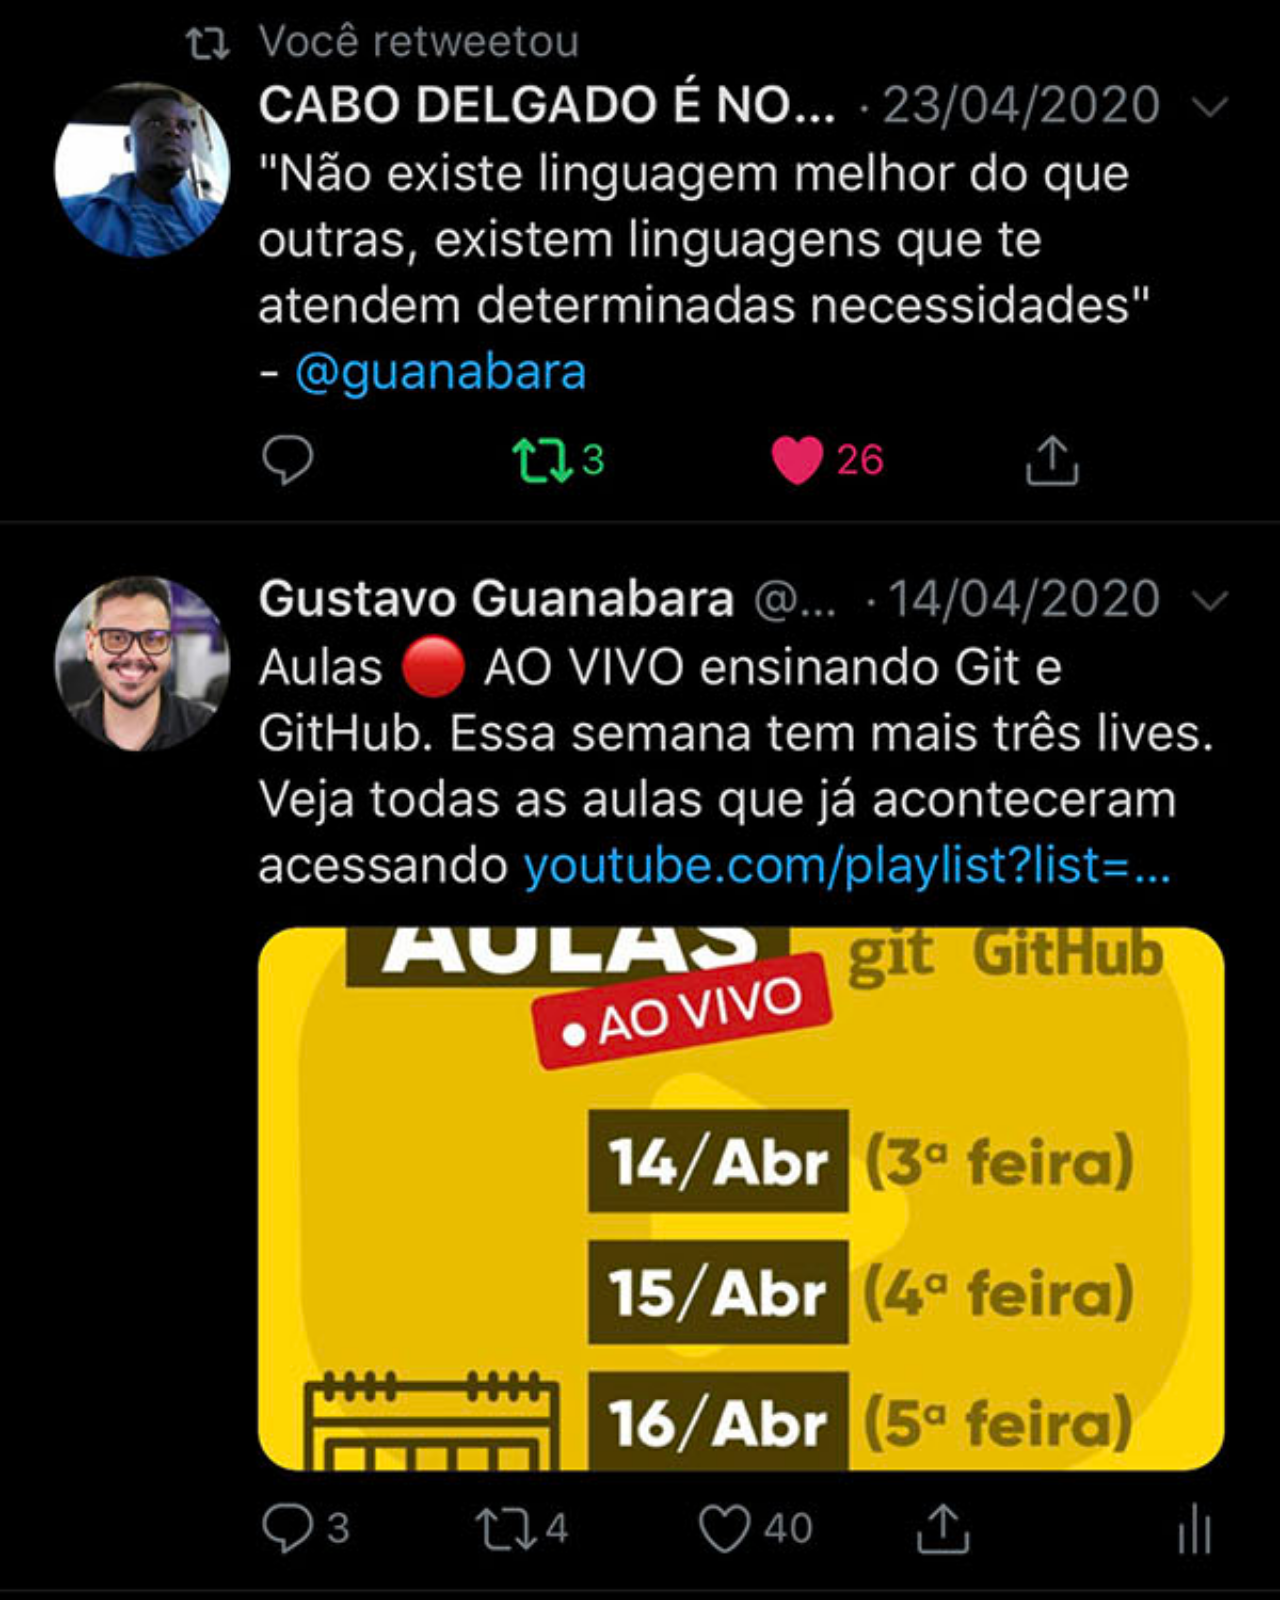
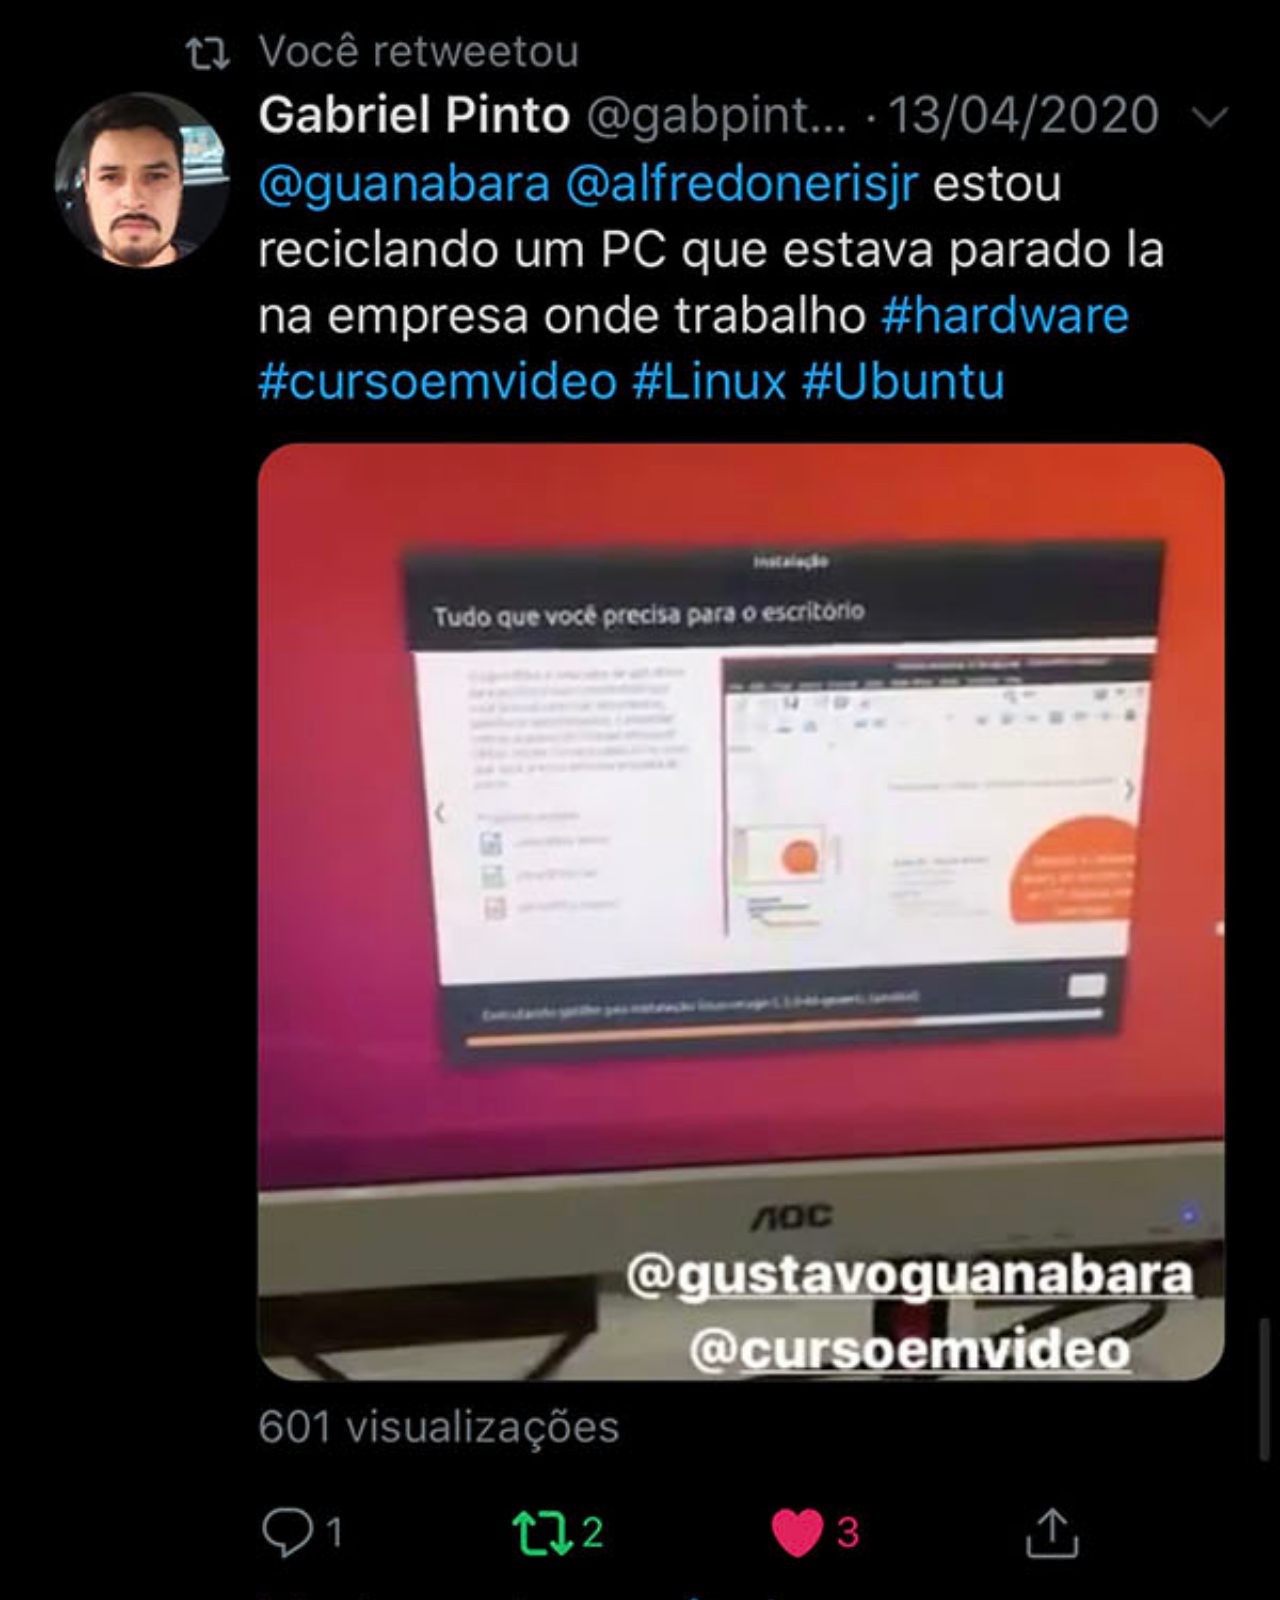
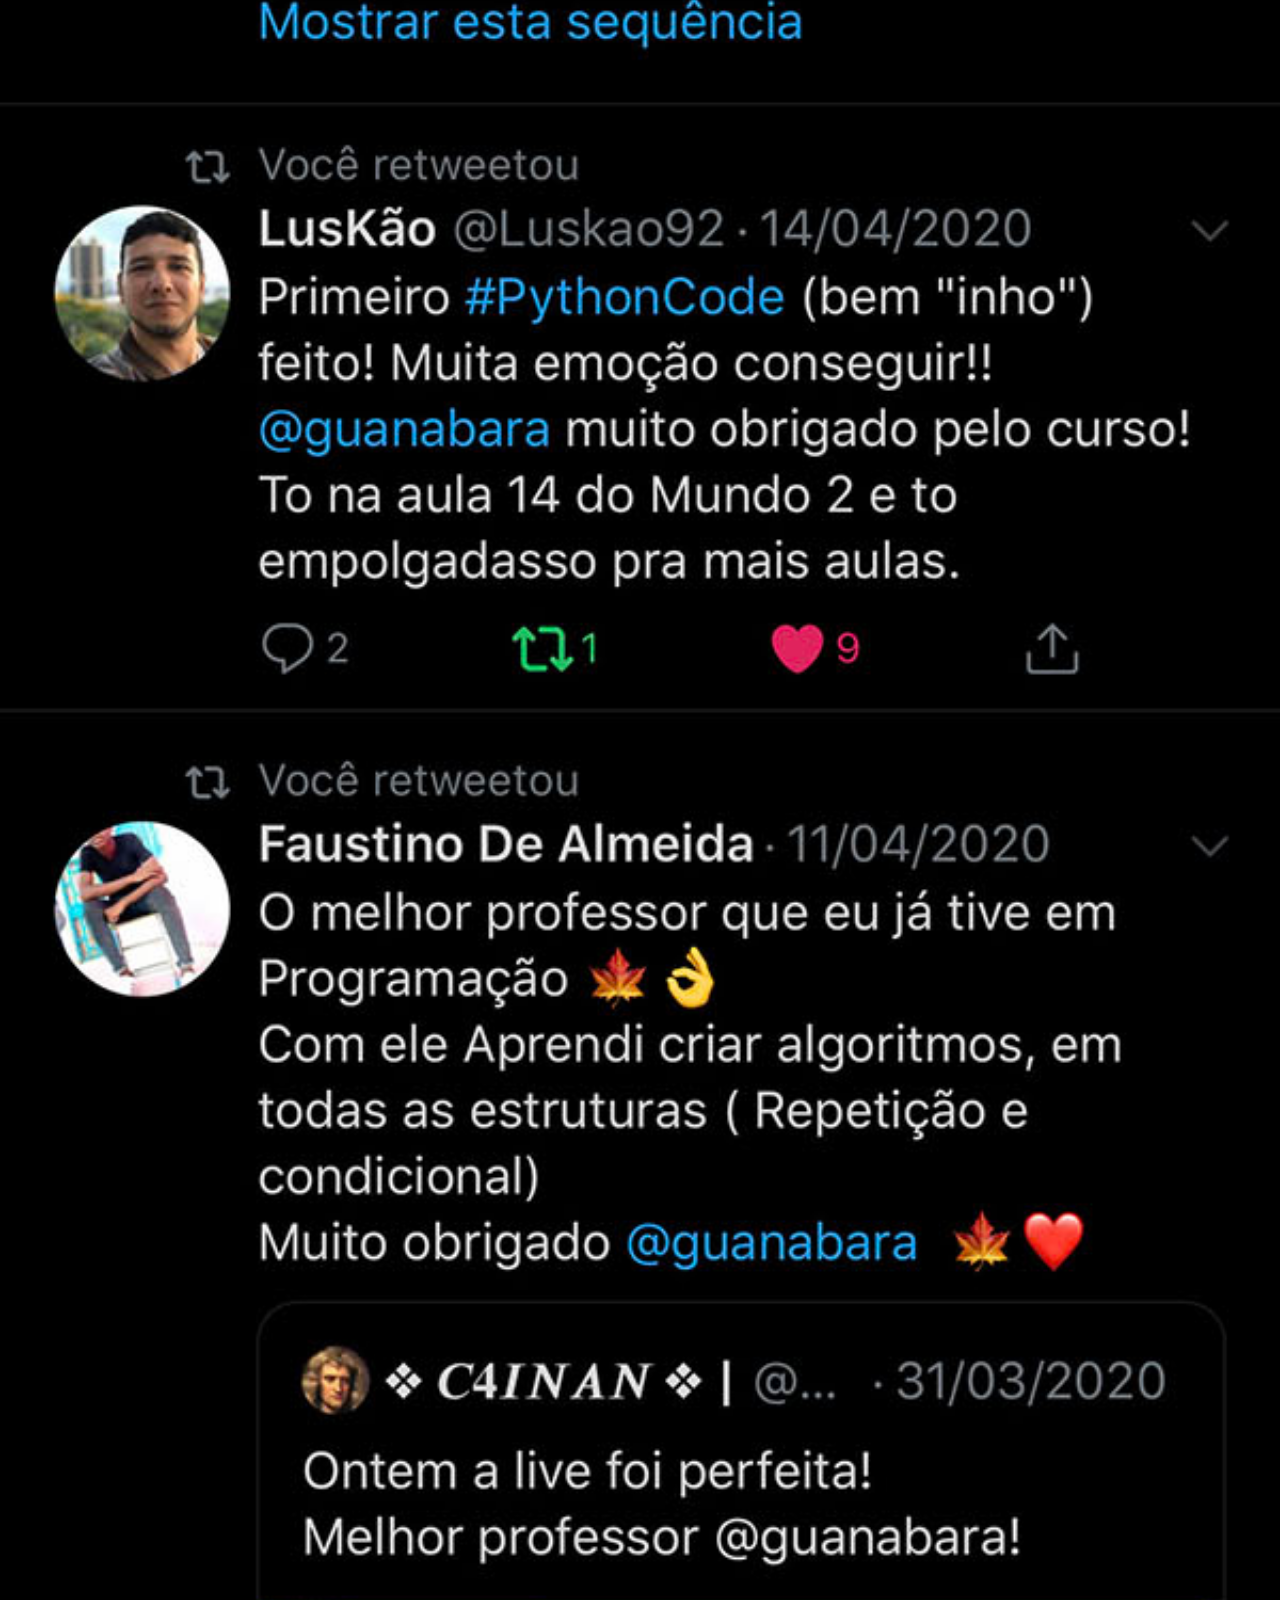
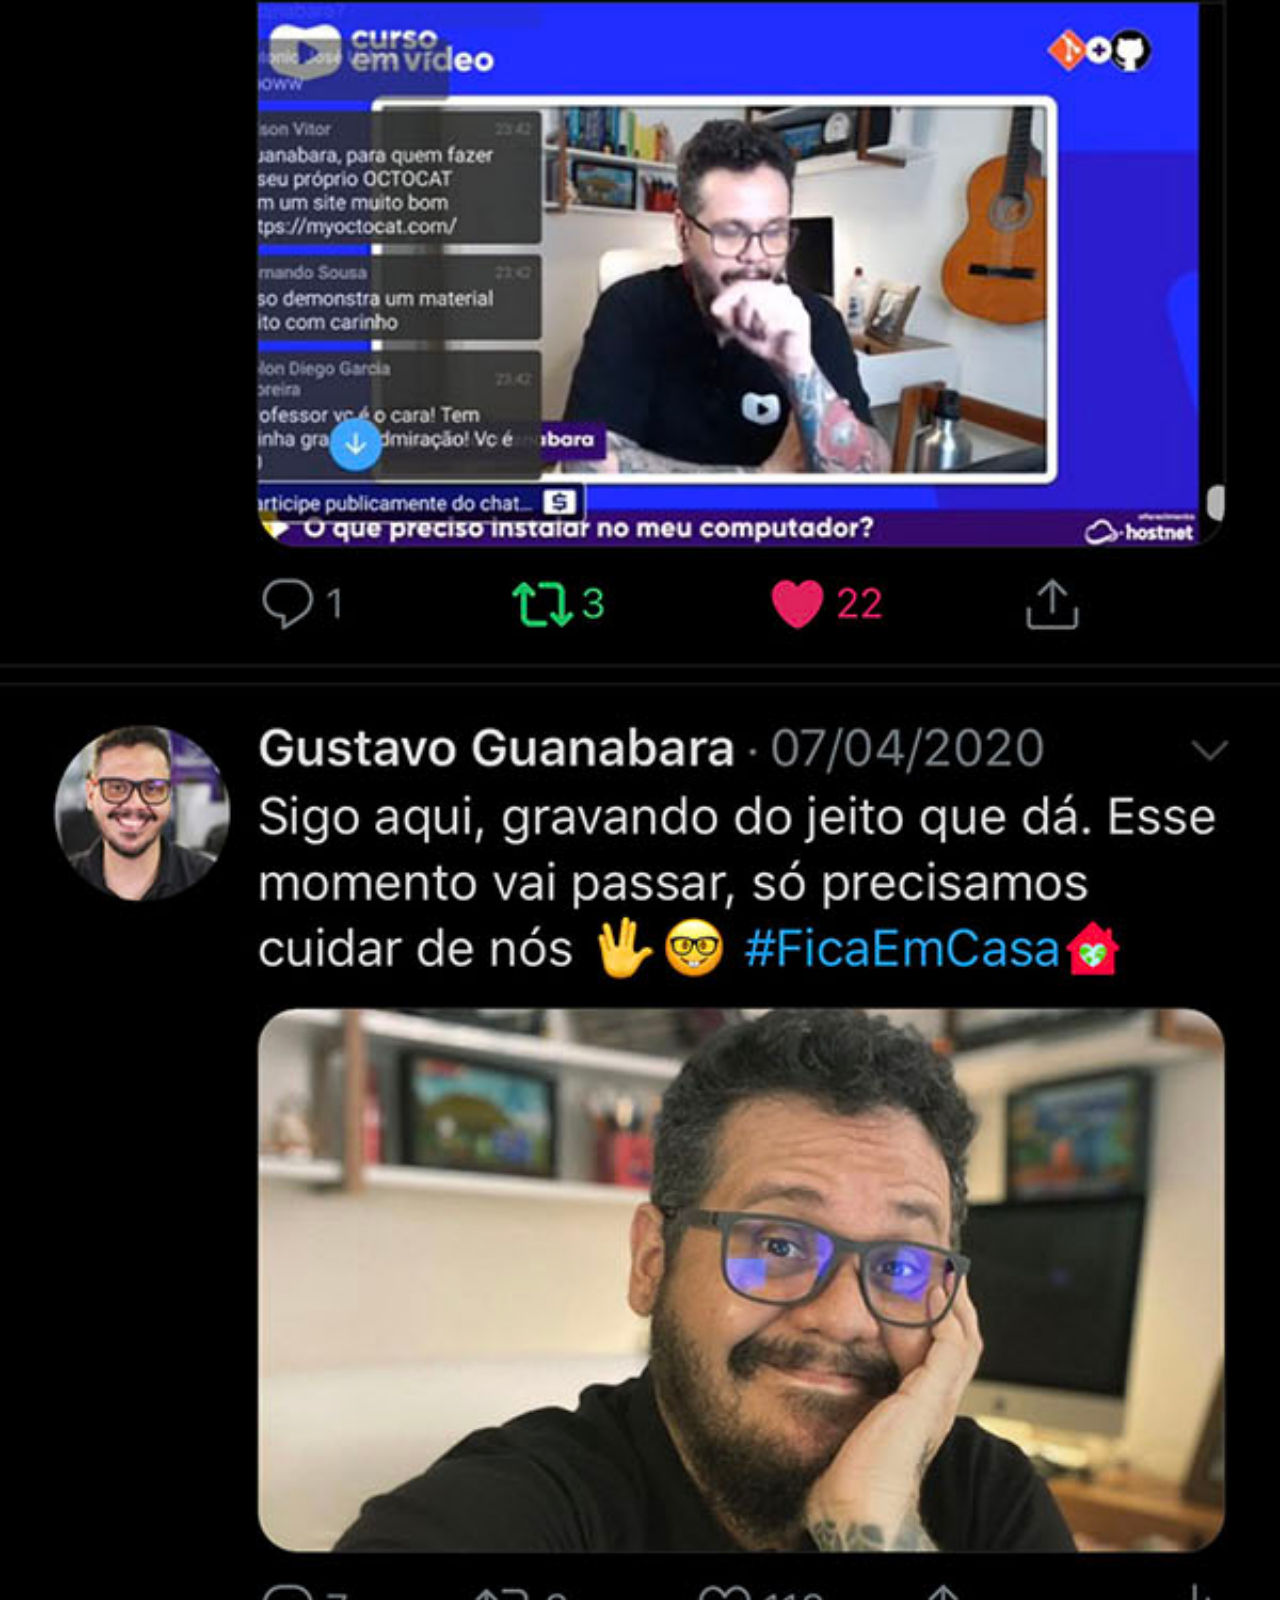
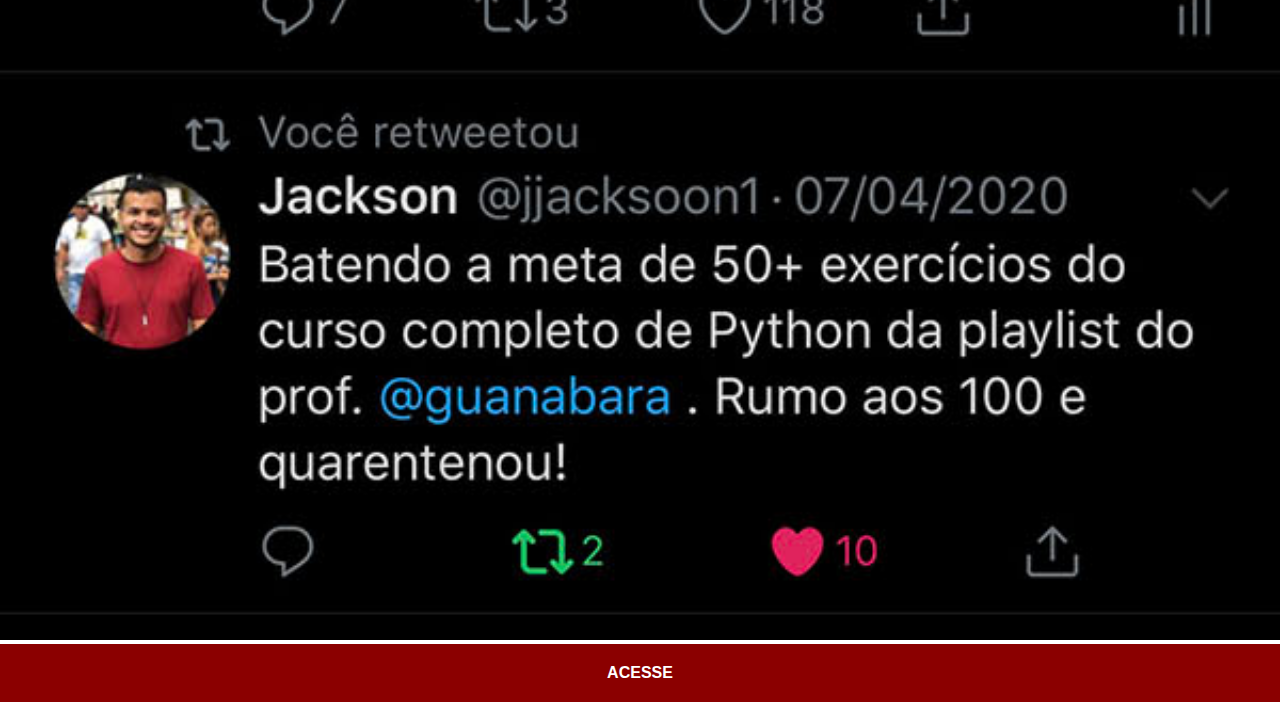
<file: twitter.html>
<!DOCTYPE html>
<html lang="pt-br">
<head>
    <meta charset="UTF-8">
    <meta name="viewport" content="width=device-width, initial-scale=1.0">
    <title>Twitter</title>
    <link rel="stylesheet" href="estilos/social.css">

</head>
<body>
    <img src="tela-twitter.jpg" alt="twitter">
    <a href="https://x.com/LucasOzy3" target="_blank">ACESSE</a>
</body>
</html>
</file>
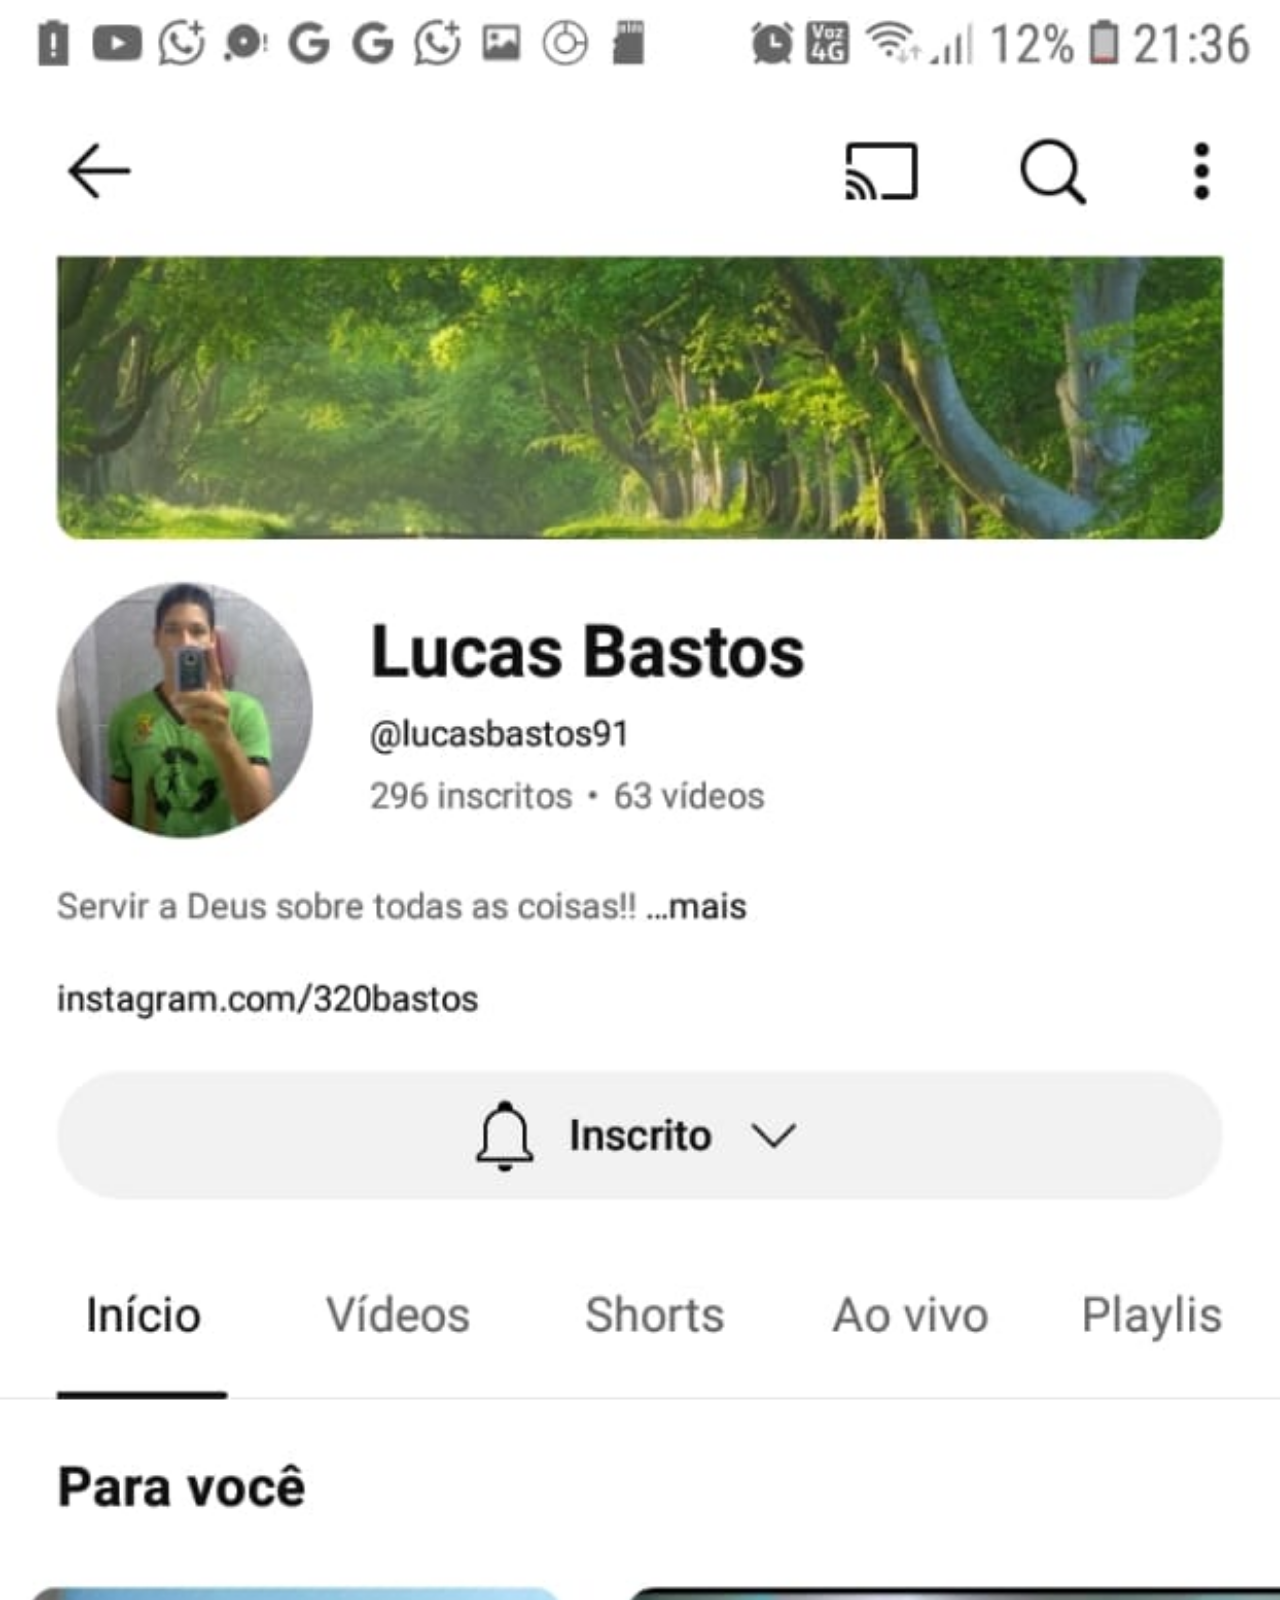
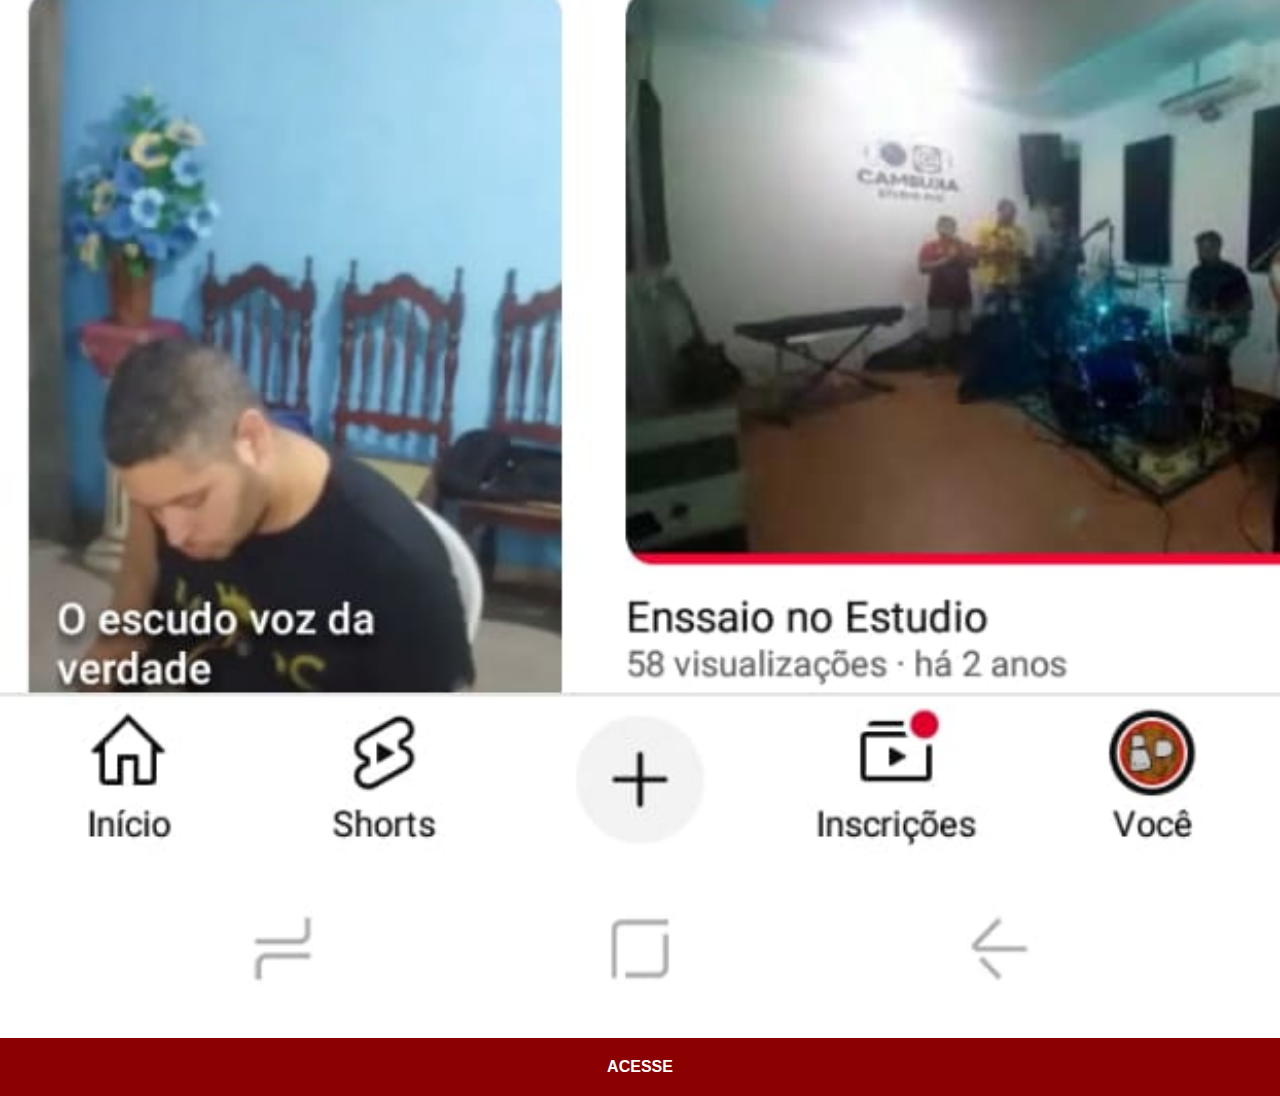
<file: youtube.html>
<!DOCTYPE html>
<html lang="pt-br">
<head>
    <meta charset="UTF-8">
    <meta name="viewport" content="width=device-width, initial-scale=1.0">
    <title>youtube</title>
    <link rel="stylesheet" href="estilos/social.css">
</head>
<body>
    <img src="tela-lucas-youtubea.jpeg" alt="yotube">
    <a href="https://youtube.com/@lucasbastos91?si=T_evZjIl-G4UBdj0" target="_blank">ACESSE</a>
    
</body>
</html>
</file>
<file: estilos/style.css>
@charset "UTF-8";

* {
    margin: 0px;
    padding: 0px;
    font-family: Arial, Helvetica, sans-serif;
}
html, body {
    height: 100vh;
    width: 100vw;
    background-color: black;

}
body {
background: url(../fundo-madeira.jpg) no-repeat top center;
}

main {
    position: relative;
    height: 100vh;
    background-size: cover;
    background-attachment: fixed;
}

section#celular {

    position: absolute;
    top: 50%;
    left: 50%;
    transform: translate(-50%, -50%);
    height: 627px;
    width: 311px;

    background: url(../frame-iphone.png)no-repeat;
    
    
}
iframe#tela {
    position: relative;
    top: 80px;
    left: 22px;
    width: 100px;
    height: 470px;
}
</file>
<file: estilos/mobilefirst.css>
@carset "UTF-8";

@media screen and (width: 600) {
    body {
        margin: 0px;
        padding: 0px;
        font-family: Arial, Helvetica, 'Trebuchet MS', 'Lucida Sans Unicode', 'Lucida Grande', 'Lucida Sans', Arial, sans-serif;
        font-size: 16px;
        background-color: #d32323;
        background-image: url(../logo-github.jpg);
        
    }
@media screen and (min-width: 768px) and (max-width: 992px) { /*Tablet*/
    body {
        background-image: url(../tela-instagram.jpg);

    }
   img#phone {display: none;}
    img#tablet {display: block;}
    img#pc {display: none;}
    img#tv {display: none;}
    img#print {display: none;}

    }
</file>
<file: estilos/social.css>
@charset "UTF-8";

* {
        margin: 0;
        padding: 0;
        font-family: Arial, Helvetica, sans-serif;
    
}  

img {
        width: 100vw;
}

a {
        display: block;
        background-color: darkred;
        color: white;
        padding: 20px;
        text-align: center;
        font-weight: bolder;
        text-decoration: none;
}
a:hover {
           background-color: red;
}
</file>
